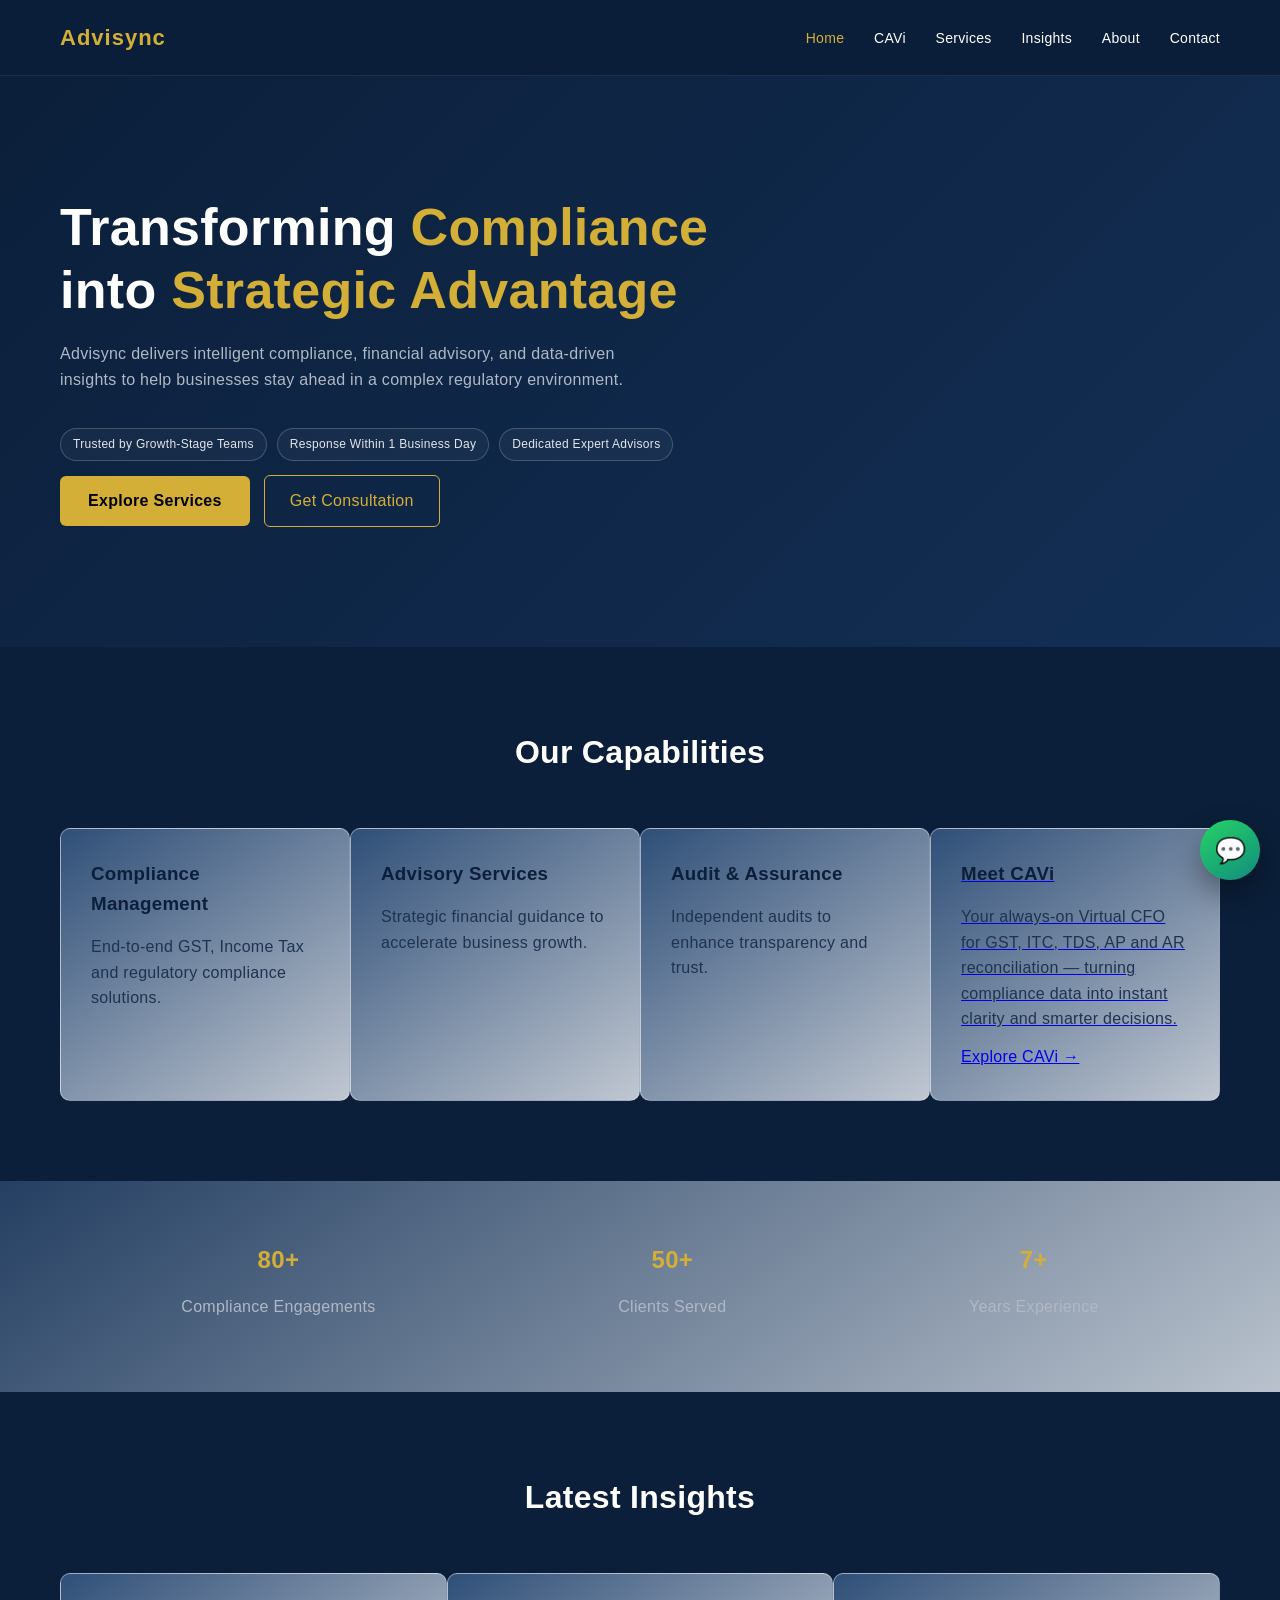
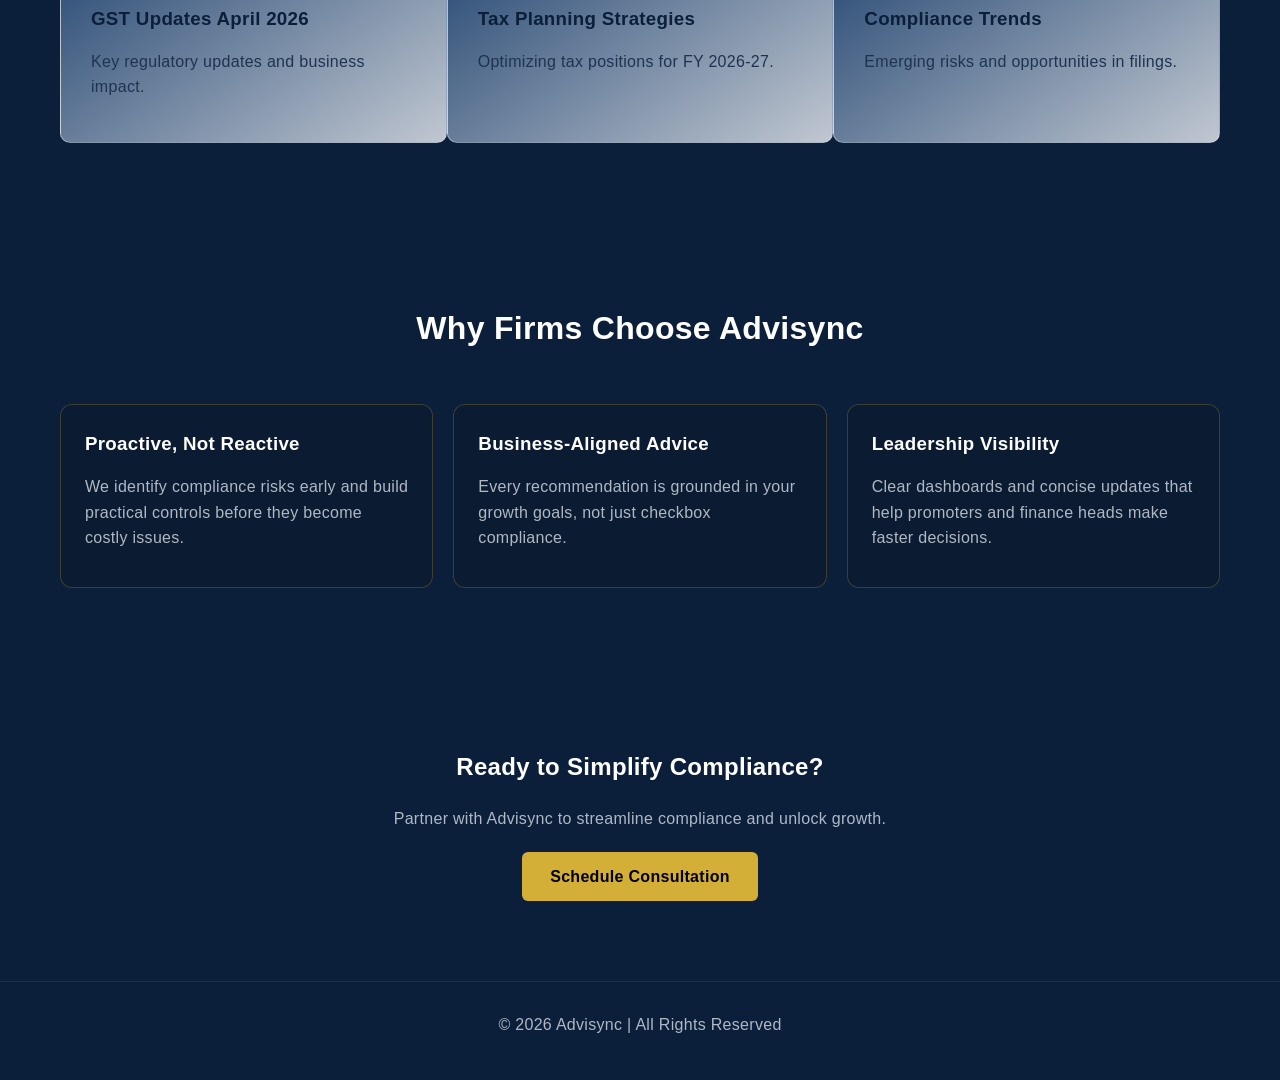
<file: index.html>
<!DOCTYPE html>
<html lang="en">
<head>
    <meta charset="UTF-8">
    <meta name="viewport" content="width=device-width, initial-scale=1.0">
    <title>advisync | CAVi Tool for GST, ITC, TDS, AP & AR Reconciliation</title>

    <meta name="description" content="Advisync offers CAVi, an automation-first GST tool for ITC reconciliation, TDS reconciliation, accounts payable reconciliation, and accounts receivables reconciliation.">
    <meta name="keywords" content="CAVi, CAVi Tool, GST Tool, GST Automation Tool, ITC Reconciliation, TDS reconciliation, Accounts Payable Reconciliation, Accounts Receivables Reconciliation">
    <meta name="robots" content="index, follow">
    <link rel="canonical" href="https://advisync.in/index.html">
    <meta property="og:title" content="advisync | CAVi Tool for GST, ITC, TDS, AP & AR Reconciliation">
    <meta property="og:description" content="Advisync offers CAVi, an automation-first GST tool for ITC reconciliation, TDS reconciliation, accounts payable reconciliation, and accounts receivables reconciliation.">
    <meta property="og:type" content="website">
    <meta property="og:url" content="https://advisync.in/index.html">
    <meta name="twitter:card" content="summary">
    <script type="application/ld+json">
    {
      "@context": "https://schema.org",
      "@type": "WebPage",
      "name": "advisync | CAVi Tool for GST, ITC, TDS, AP & AR Reconciliation",
      "url": "https://advisync.in/index.html",
      "description": "Advisync offers CAVi, an automation-first GST tool for ITC reconciliation, TDS reconciliation, accounts payable reconciliation, and accounts receivables reconciliation.",
      "keywords": ["CAVi", "CAVi Tool", "GST Tool", "GST Automation Tool", "ITC Reconciliation", "TDS reconciliation", "Accounts Payable Reconciliation", "Accounts Receivables Reconciliation"]
    }
    </script>

    <link rel="stylesheet" href="/styles.css">

    
</head>

<body>

<header>
    <div class="logo">Advisync</div>
    <button type="button" class="nav-toggle" id="navToggle" aria-label="Toggle navigation" aria-expanded="false">☰</button>
    <nav>
        <a href="index.html">Home</a>
        <a href="cavi.html">CAVi</a>
        <a href="services.html">Services</a>
        <a href="insights.html">Insights</a>
        <a href="about.html">About</a>
        <a href="contact.html">Contact</a>
    </nav>
</header>

<!-- HERO -->
<section class="hero fade-in">
    <h1>
        Transforming <span>Compliance</span> into 
        <span>Strategic Advantage</span>
    </h1>
    <p>
        Advisync delivers intelligent compliance, financial advisory, and 
        data-driven insights to help businesses stay ahead in a complex 
        regulatory environment.
    </p>

    <div class="hero-buttons">
        <div class="trust-pills">
            <span>Trusted by Growth-Stage Teams</span>
            <span>Response Within 1 Business Day</span>
            <span>Dedicated Expert Advisors</span>
        </div>
        <a href="services.html" class="btn">Explore Services</a>
        <a href="contact.html" class="btn-outline">Get Consultation</a>
    </div>
</section>

<!-- SERVICES PREVIEW -->
<section class="section fade-in">
    <h2 class="section-title">Our Capabilities</h2>

    <div class="grid-3">

        <div class="card">
            <h3>Compliance Management</h3>
            <p>End-to-end GST, Income Tax and regulatory compliance solutions.</p>
        </div>

        <div class="card">
            <h3>Advisory Services</h3>
            <p>Strategic financial guidance to accelerate business growth.</p>
        </div>

        <div class="card">
            <h3>Audit & Assurance</h3>
            <p>Independent audits to enhance transparency and trust.</p>
        </div>

        <a class="card card-link" href="cavi.html" aria-label="Learn more about CAVi">
            <h3>Meet CAVi</h3>
            <p>Your always-on Virtual CFO for GST, ITC, TDS, AP and AR reconciliation — turning compliance data into instant clarity and smarter decisions.</p>
            <span>Explore CAVi →</span>
        </a>

    </div>
</section>

<!-- STATS -->
<section class="section-dark fade-in">
    <div class="stats">
        <div>
            <h2>80+</h2>
            <p>Compliance Engagements</p>
        </div>

        <div>
            <h2>50+</h2>
            <p>Clients Served</p>
        </div>

        <div>
            <h2>7+</h2>
            <p>Years Experience</p>
        </div>
    </div>
</section>

<!-- INSIGHTS -->
<section class="section fade-in">
    <h2 class="section-title">Latest Insights</h2>

    <div class="grid-3">

        <div class="card">
            <h3>GST Updates April 2026</h3>
            <p>Key regulatory updates and business impact.</p>
        </div>

        <div class="card">
            <h3>Tax Planning Strategies</h3>
            <p>Optimizing tax positions for FY 2026-27.</p>
        </div>

        <div class="card">
            <h3>Compliance Trends</h3>
            <p>Emerging risks and opportunities in filings.</p>
        </div>

    </div>
</section>

<!-- WHY ADVISYNC -->
<section class="section fade-in">
    <h2 class="section-title">Why Firms Choose Advisync</h2>
    <div class="value-grid">
        <div class="value-item">
            <h3>Proactive, Not Reactive</h3>
            <p>We identify compliance risks early and build practical controls before they become costly issues.</p>
        </div>
        <div class="value-item">
            <h3>Business-Aligned Advice</h3>
            <p>Every recommendation is grounded in your growth goals, not just checkbox compliance.</p>
        </div>
        <div class="value-item">
            <h3>Leadership Visibility</h3>
            <p>Clear dashboards and concise updates that help promoters and finance heads make faster decisions.</p>
        </div>
    </div>
</section>

<!-- CTA -->
<section class="cta fade-in">
    <h2>Ready to Simplify Compliance?</h2>
    <p style="margin:20px 0;">
        Partner with Advisync to streamline compliance and unlock growth.
    </p>
    <a href="contact.html" class="btn">Schedule Consultation</a>
</section>
<footer>
    <p>© 2026 Advisync | All Rights Reserved</p>
</footer>
<div class="chatbot-container">
    <div class="chatbot-box" id="chatbox" aria-live="polite">
        <div class="chat-header">
            <div class="chat-profile">
                <div class="chat-avatar" aria-hidden="true">A</div>
                <div>
                    <span>CAVi - Your Virtual Assistant</span>
                    <small>Online • typically replies instantly</small>
                </div>
            </div>
            <button type="button" class="chat-close" onclick="toggleChat()" aria-label="Close chat">×</button>
        </div>

        <div class="chat-body" id="chatBody">
            <div class="bot-message">Hi 👋 I’m your CAVi - Your Virtual Assistant. How can I help you today?</div>
        </div>

        <div class="chat-input">
            <input type="text" id="userInput" placeholder="Type a message" aria-label="Type your message to CAVi - Your Virtual Assistant">
            <button type="button" onclick="sendMessage()" aria-label="Send message">➤</button>
        </div>
    </div>

    <button type="button" class="chat-launcher" onclick="toggleChat()" aria-label="Open CAVi - Your Virtual Assistant chat">
        💬
    </button>
</div>
<script src="/script.js"></script>
</body>

</html>
</file>
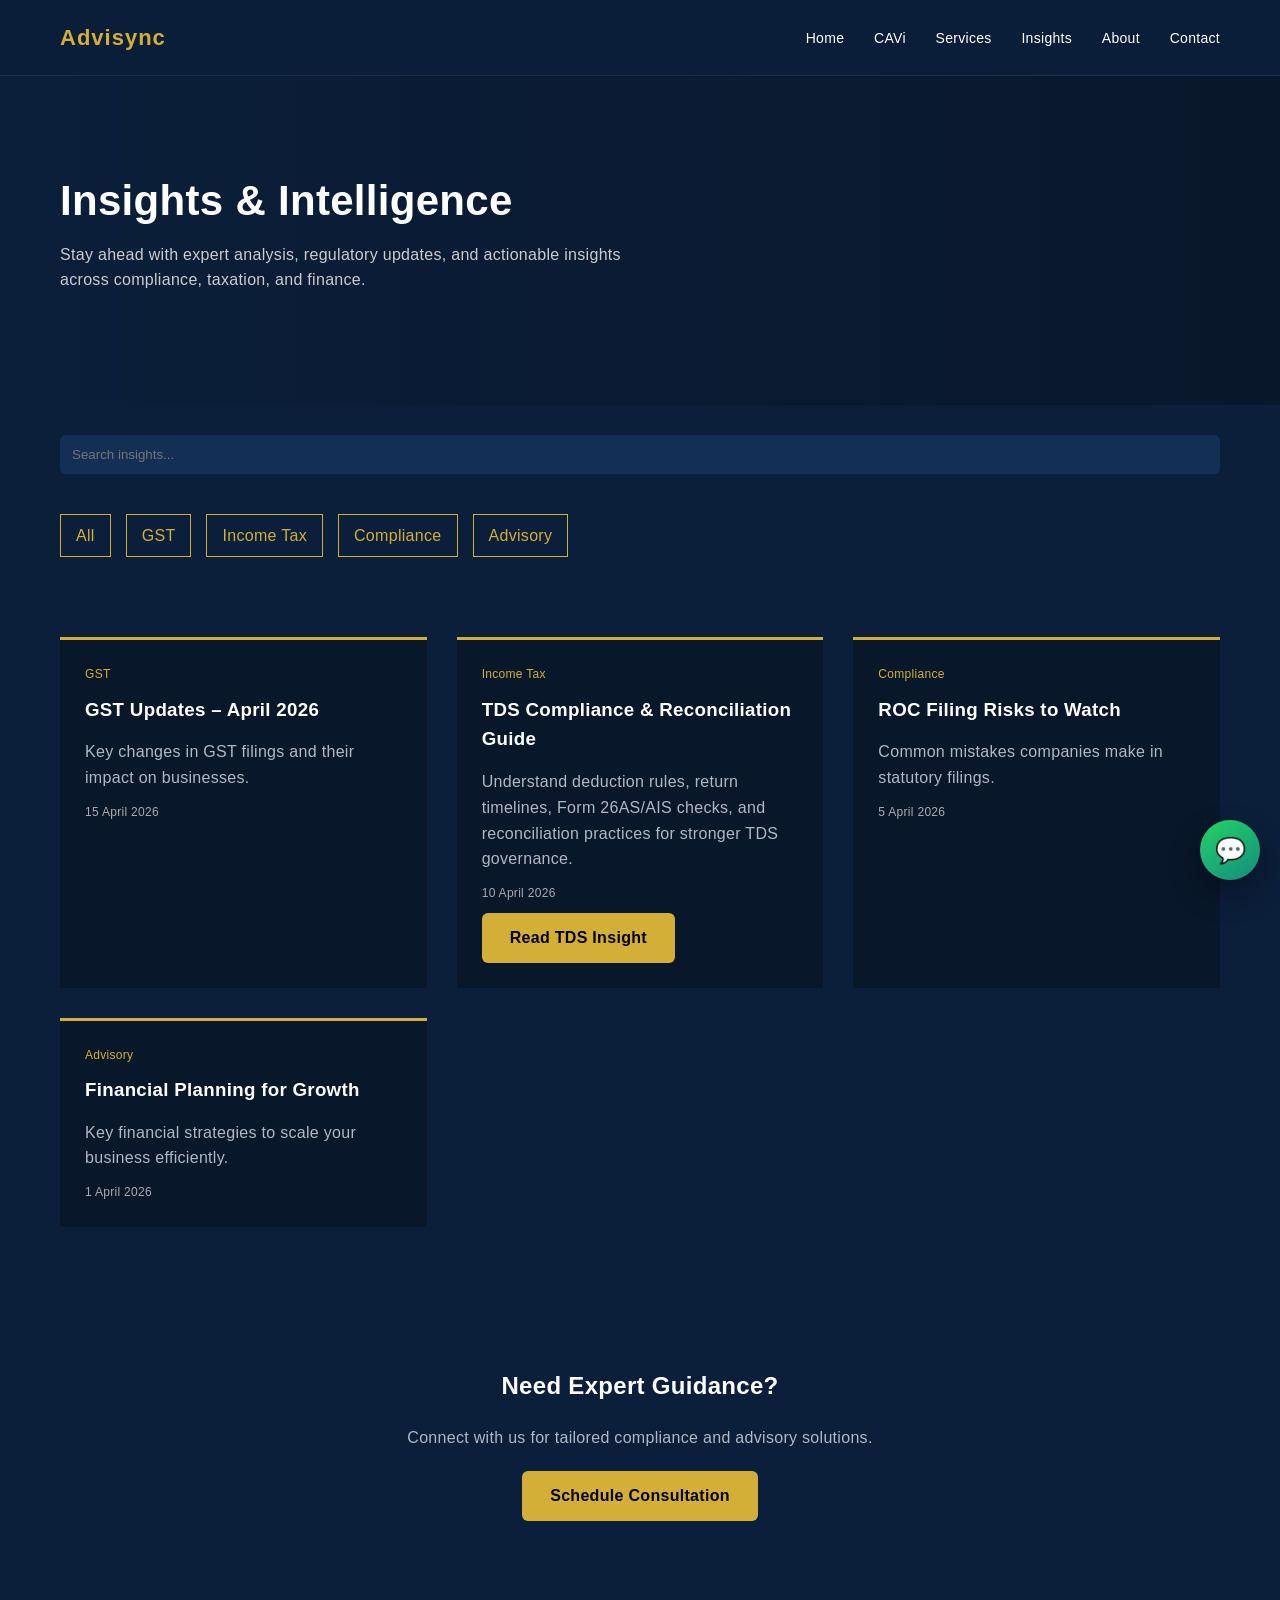
<file: insights/index.html>
<!DOCTYPE html>
<html lang="en">
<head>
    <meta charset="UTF-8">
    <meta name="viewport" content="width=device-width, initial-scale=1.0">
    <title>Insights | Advisync</title>

    <link rel="stylesheet" href="/styles.css">

    <style>
        .hero {
            padding: 100px 60px;
            background: linear-gradient(to right, #0B1F3A, #09172b);
        }

        .hero h1 {
            font-size: 42px;
        }

        .hero p {
            margin-top: 15px;
            color: #ccc;
            max-width: 600px;
        }

        .filters {
            padding: 20px 60px;
            display: flex;
            gap: 15px;
            flex-wrap: wrap;
        }

        .filter-btn {
            padding: 8px 15px;
            border: 1px solid #D4AF37;
            color: #D4AF37;
            cursor: pointer;
        }

        .insights-container {
            padding: 60px;
            display: grid;
            grid-template-columns: repeat(auto-fit, minmax(320px, 1fr));
            gap: 30px;
        }

        .insight-card {
            background: #09172b;
            padding: 25px;
            border-top: 3px solid #D4AF37;
            transition: 0.3s;
            min-height: 100%;
        }

        .insight-card:hover {
            transform: translateY(-8px);
        }

        .insight-card .btn {
            margin-top: 10px;
        }

        .tag {
            font-size: 12px;
            color: #D4AF37;
            margin-bottom: 10px;
        }

        .date {
            font-size: 12px;
            color: #aaa;
            margin-top: 10px;
        }

        .search-box {
            padding: 20px 60px;
        }

        .search-box input {
            width: 100%;
            padding: 12px;
        }
    </style>
</head>

<body>

<header>
    <div class="logo">Advisync</div>
    <button type="button" class="nav-toggle" id="navToggle" aria-label="Toggle navigation" aria-expanded="false">☰</button>
    <nav>
        <a href="/index.html">Home</a>
        <a href="/cavi.html">CAVi</a>
        <a href="/services.html">Services</a>
        <a href="/insights/">Insights</a>
        <a href="/about.html">About</a>
        <a href="/contact.html">Contact</a>
    </nav>
</header>

<!-- HERO -->
<section class="hero">
    <h1>Insights & Intelligence</h1>
    <p>
        Stay ahead with expert analysis, regulatory updates, and actionable insights
        across compliance, taxation, and finance.
    </p>
</section>

<!-- SEARCH -->
<div class="search-box">
    <input type="text" placeholder="Search insights...">
</div>

<!-- FILTERS -->
<div class="filters">
    <div class="filter-btn">All</div>
    <div class="filter-btn">GST</div>
    <div class="filter-btn">Income Tax</div>
    <div class="filter-btn">Compliance</div>
    <div class="filter-btn">Advisory</div>
</div>

<!-- INSIGHTS GRID -->
<section class="insights-container">

    <div class="insight-card fade-in">
        <div class="tag">GST</div>
        <h3>GST Updates – April 2026</h3>
        <p>Key changes in GST filings and their impact on businesses.</p>
        <div class="date">15 April 2026</div>
    </div>

    <div class="insight-card fade-in">
        <div class="tag">Income Tax</div>
        <h3>TDS Compliance & Reconciliation Guide</h3>
        <p>Understand deduction rules, return timelines, Form 26AS/AIS checks, and reconciliation practices for stronger TDS governance.</p>
        <div class="date">10 April 2026</div>
        <a href="/insights/income-tax/tds/" class="btn">Read TDS Insight</a>
    </div>

    <div class="insight-card fade-in">
        <div class="tag">Compliance</div>
        <h3>ROC Filing Risks to Watch</h3>
        <p>Common mistakes companies make in statutory filings.</p>
        <div class="date">5 April 2026</div>
    </div>

    <div class="insight-card fade-in">
        <div class="tag">Advisory</div>
        <h3>Financial Planning for Growth</h3>
        <p>Key financial strategies to scale your business efficiently.</p>
        <div class="date">1 April 2026</div>
    </div>

</section>

<!-- CTA -->
<section class="section" style="text-align:center;">
    <h2>Need Expert Guidance?</h2>
    <p style="margin:20px 0;">
        Connect with us for tailored compliance and advisory solutions.
    </p>
    <a href="/contact.html" class="btn">Schedule Consultation</a>
</section>

<script src="/script.js"></script>
</body>
</html>
</file>
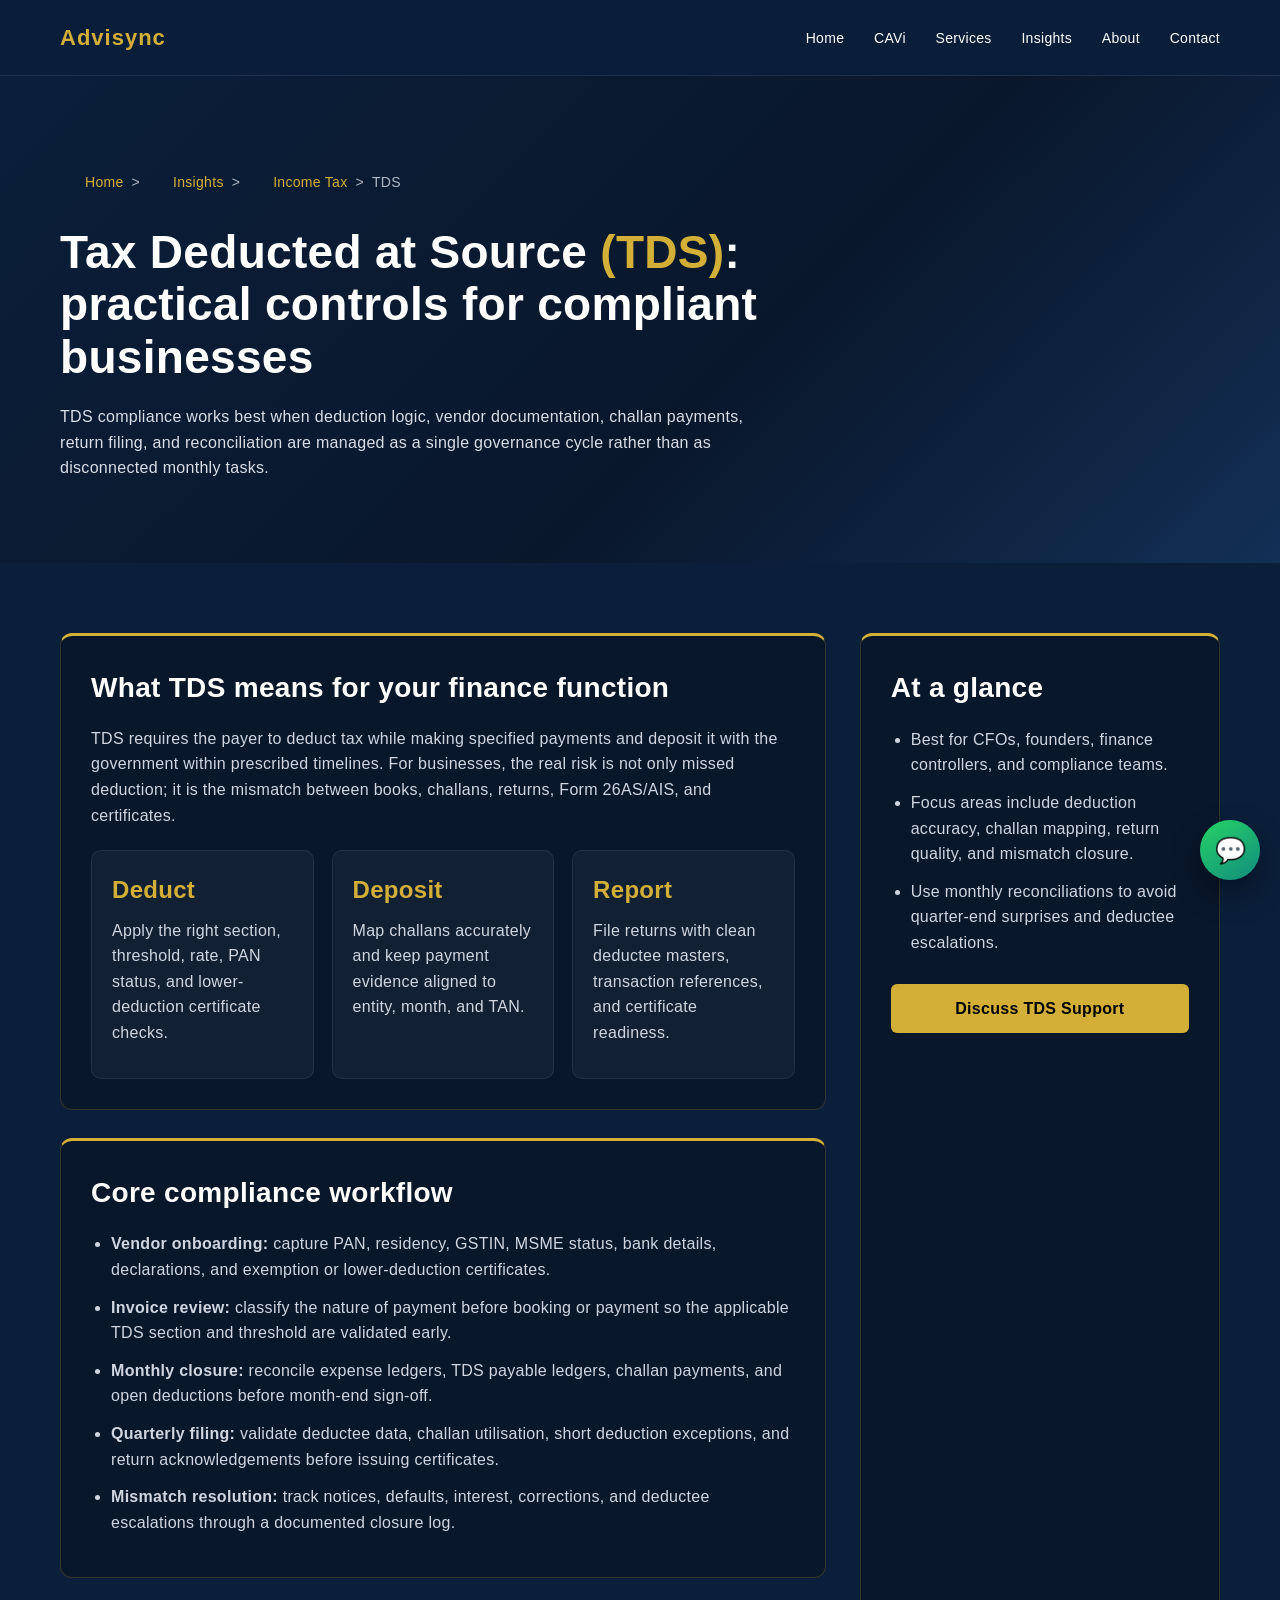
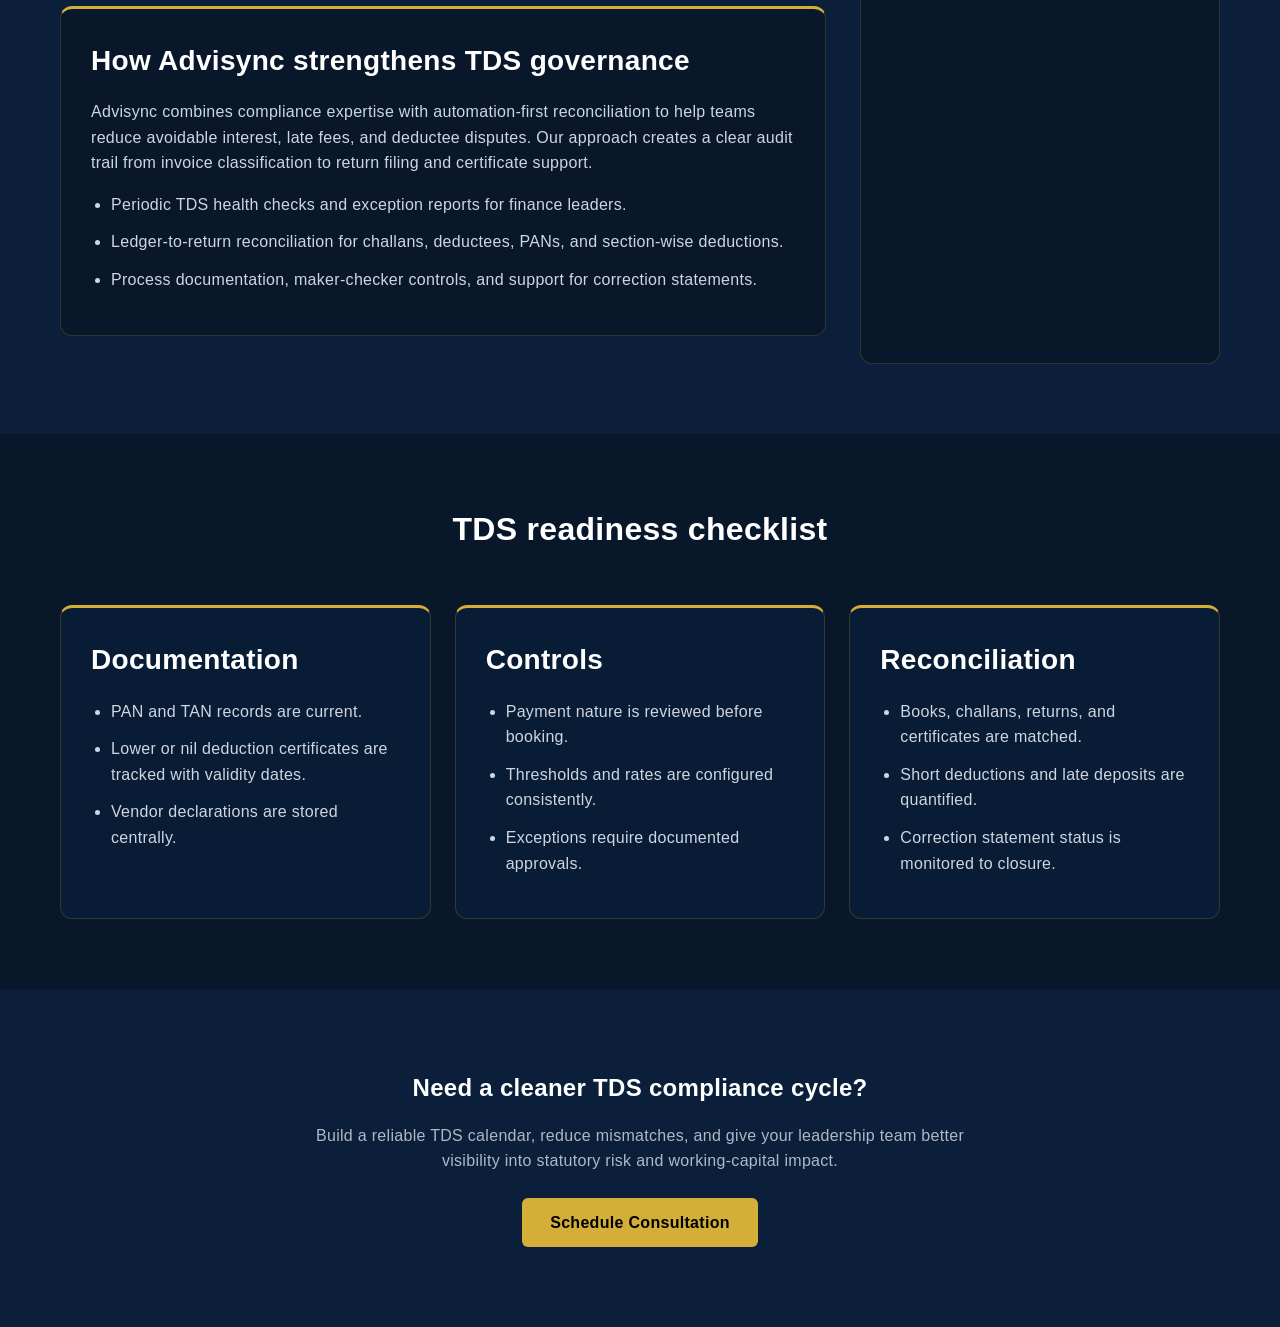
<file: insights/income-tax/tds/index.html>
<!DOCTYPE html>
<html lang="en">
<head>
    <meta charset="UTF-8">
    <meta name="viewport" content="width=device-width, initial-scale=1.0">
    <title>TDS Insights | Income Tax | Advisync</title>
    <meta name="description" content="Professional TDS insight covering deduction controls, return timelines, reconciliation, certificates, and governance for Indian businesses.">

    <link rel="stylesheet" href="/styles.css">

    <style>
        .tds-hero {
            padding: 95px 60px 70px;
            background: linear-gradient(135deg, #0B1F3A 0%, #09172b 58%, #132f55 100%);
        }

        .breadcrumb {
            display: flex;
            flex-wrap: wrap;
            gap: 8px;
            margin-bottom: 32px;
            color: #c0c7d1;
            font-size: 14px;
        }

        .breadcrumb a {
            color: #D4AF37;
            text-decoration: none;
        }

        .breadcrumb a:hover {
            text-decoration: underline;
        }

        .breadcrumb span {
            color: #b0b8c5;
        }

        .tds-hero h1 {
            max-width: 820px;
            font-size: 46px;
            line-height: 1.15;
        }

        .tds-hero h1 span {
            color: #D4AF37;
        }

        .tds-hero p {
            max-width: 720px;
            color: #d9dee7;
            margin-top: 20px;
        }

        .tds-layout {
            display: grid;
            grid-template-columns: minmax(0, 1.7fr) minmax(280px, 0.8fr);
            gap: 34px;
            padding: 70px 60px;
        }

        .content-panel,
        .summary-panel,
        .checklist-card {
            background: #09172b;
            border: 1px solid rgba(212, 175, 55, 0.2);
            border-top: 3px solid #D4AF37;
            border-radius: 12px;
            padding: 30px;
        }

        .content-panel {
            margin-bottom: 28px;
        }

        .content-panel h2,
        .summary-panel h2,
        .checklist-card h2 {
            color: #ffffff;
            font-size: 28px;
        }

        .content-panel p,
        .content-panel li,
        .summary-panel li,
        .checklist-card li {
            color: #cfd6e1;
        }

        .content-panel ul,
        .summary-panel ul,
        .checklist-card ul {
            padding-left: 20px;
            margin-top: 16px;
        }

        .content-panel li,
        .summary-panel li,
        .checklist-card li {
            margin-bottom: 12px;
        }

        .metric-grid {
            display: grid;
            grid-template-columns: repeat(auto-fit, minmax(190px, 1fr));
            gap: 18px;
            margin-top: 22px;
        }

        .metric-card {
            padding: 20px;
            border-radius: 10px;
            background: rgba(255,255,255,0.04);
            border: 1px solid rgba(255,255,255,0.08);
        }

        .metric-card strong {
            display: block;
            color: #D4AF37;
            font-size: 24px;
            margin-bottom: 8px;
        }

        .summary-panel {
            position: sticky;
            top: 105px;
        }

        .summary-panel .btn {
            margin-top: 16px;
            width: 100%;
            text-align: center;
        }

        .section-band {
            padding: 70px 60px;
            background: #09172b;
        }

        .checklist-grid {
            display: grid;
            grid-template-columns: repeat(auto-fit, minmax(250px, 1fr));
            gap: 24px;
            margin-top: 28px;
        }

        .checklist-card {
            background: rgba(11, 31, 58, 0.72);
            min-height: 100%;
        }

        .cta-section {
            padding: 80px 60px;
            text-align: center;
        }

        .cta-section p {
            max-width: 680px;
            margin: 0 auto 24px;
        }

        @media (max-width: 900px) {
            .tds-layout {
                grid-template-columns: 1fr;
            }

            .summary-panel {
                position: static;
            }
        }

        @media (max-width: 768px) {
            .tds-hero,
            .tds-layout,
            .section-band,
            .cta-section {
                padding-left: 24px;
                padding-right: 24px;
            }

            .tds-hero h1 {
                font-size: 36px;
            }
        }
    </style>
</head>

<body>
<header>
    <div class="logo">Advisync</div>
    <button type="button" class="nav-toggle" id="navToggle" aria-label="Toggle navigation" aria-expanded="false">☰</button>
    <nav>
        <a href="/index.html">Home</a>
        <a href="/cavi.html">CAVi</a>
        <a href="/services.html">Services</a>
        <a href="/insights/">Insights</a>
        <a href="/about.html">About</a>
        <a href="/contact.html">Contact</a>
    </nav>
</header>

<section class="tds-hero">
    <nav class="breadcrumb" aria-label="Breadcrumb">
        <a href="/index.html">Home</a>
        <span aria-hidden="true">&gt;</span>
        <a href="/insights/">Insights</a>
        <span aria-hidden="true">&gt;</span>
        <a href="/insights/">Income Tax</a>
        <span aria-hidden="true">&gt;</span>
        <span>TDS</span>
    </nav>

    <h1>Tax Deducted at Source <span>(TDS)</span>: practical controls for compliant businesses</h1>
    <p>
        TDS compliance works best when deduction logic, vendor documentation, challan payments,
        return filing, and reconciliation are managed as a single governance cycle rather than as
        disconnected monthly tasks.
    </p>
</section>

<main>
    <section class="tds-layout">
        <div>
            <article class="content-panel fade-in">
                <h2>What TDS means for your finance function</h2>
                <p>
                    TDS requires the payer to deduct tax while making specified payments and deposit it with the
                    government within prescribed timelines. For businesses, the real risk is not only missed
                    deduction; it is the mismatch between books, challans, returns, Form 26AS/AIS, and certificates.
                </p>
                <div class="metric-grid" aria-label="TDS focus areas">
                    <div class="metric-card">
                        <strong>Deduct</strong>
                        <p>Apply the right section, threshold, rate, PAN status, and lower-deduction certificate checks.</p>
                    </div>
                    <div class="metric-card">
                        <strong>Deposit</strong>
                        <p>Map challans accurately and keep payment evidence aligned to entity, month, and TAN.</p>
                    </div>
                    <div class="metric-card">
                        <strong>Report</strong>
                        <p>File returns with clean deductee masters, transaction references, and certificate readiness.</p>
                    </div>
                </div>
            </article>

            <article class="content-panel fade-in">
                <h2>Core compliance workflow</h2>
                <ul>
                    <li><strong>Vendor onboarding:</strong> capture PAN, residency, GSTIN, MSME status, bank details, declarations, and exemption or lower-deduction certificates.</li>
                    <li><strong>Invoice review:</strong> classify the nature of payment before booking or payment so the applicable TDS section and threshold are validated early.</li>
                    <li><strong>Monthly closure:</strong> reconcile expense ledgers, TDS payable ledgers, challan payments, and open deductions before month-end sign-off.</li>
                    <li><strong>Quarterly filing:</strong> validate deductee data, challan utilisation, short deduction exceptions, and return acknowledgements before issuing certificates.</li>
                    <li><strong>Mismatch resolution:</strong> track notices, defaults, interest, corrections, and deductee escalations through a documented closure log.</li>
                </ul>
            </article>

            <article class="content-panel fade-in">
                <h2>How Advisync strengthens TDS governance</h2>
                <p>
                    Advisync combines compliance expertise with automation-first reconciliation to help teams
                    reduce avoidable interest, late fees, and deductee disputes. Our approach creates a clear audit
                    trail from invoice classification to return filing and certificate support.
                </p>
                <ul>
                    <li>Periodic TDS health checks and exception reports for finance leaders.</li>
                    <li>Ledger-to-return reconciliation for challans, deductees, PANs, and section-wise deductions.</li>
                    <li>Process documentation, maker-checker controls, and support for correction statements.</li>
                </ul>
            </article>
        </div>

        <aside class="summary-panel fade-in" aria-label="TDS summary">
            <h2>At a glance</h2>
            <ul>
                <li>Best for CFOs, founders, finance controllers, and compliance teams.</li>
                <li>Focus areas include deduction accuracy, challan mapping, return quality, and mismatch closure.</li>
                <li>Use monthly reconciliations to avoid quarter-end surprises and deductee escalations.</li>
            </ul>
            <a href="/contact.html" class="btn">Discuss TDS Support</a>
        </aside>
    </section>

    <section class="section-band">
        <h2 class="section-title">TDS readiness checklist</h2>
        <div class="checklist-grid">
            <div class="checklist-card fade-in">
                <h2>Documentation</h2>
                <ul>
                    <li>PAN and TAN records are current.</li>
                    <li>Lower or nil deduction certificates are tracked with validity dates.</li>
                    <li>Vendor declarations are stored centrally.</li>
                </ul>
            </div>
            <div class="checklist-card fade-in">
                <h2>Controls</h2>
                <ul>
                    <li>Payment nature is reviewed before booking.</li>
                    <li>Thresholds and rates are configured consistently.</li>
                    <li>Exceptions require documented approvals.</li>
                </ul>
            </div>
            <div class="checklist-card fade-in">
                <h2>Reconciliation</h2>
                <ul>
                    <li>Books, challans, returns, and certificates are matched.</li>
                    <li>Short deductions and late deposits are quantified.</li>
                    <li>Correction statement status is monitored to closure.</li>
                </ul>
            </div>
        </div>
    </section>
</main>

<section class="cta-section">
    <h2>Need a cleaner TDS compliance cycle?</h2>
    <p>
        Build a reliable TDS calendar, reduce mismatches, and give your leadership team better visibility into
        statutory risk and working-capital impact.
    </p>
    <a href="/contact.html" class="btn">Schedule Consultation</a>
</section>

<script src="/script.js"></script>
</body>
</html>
</file>
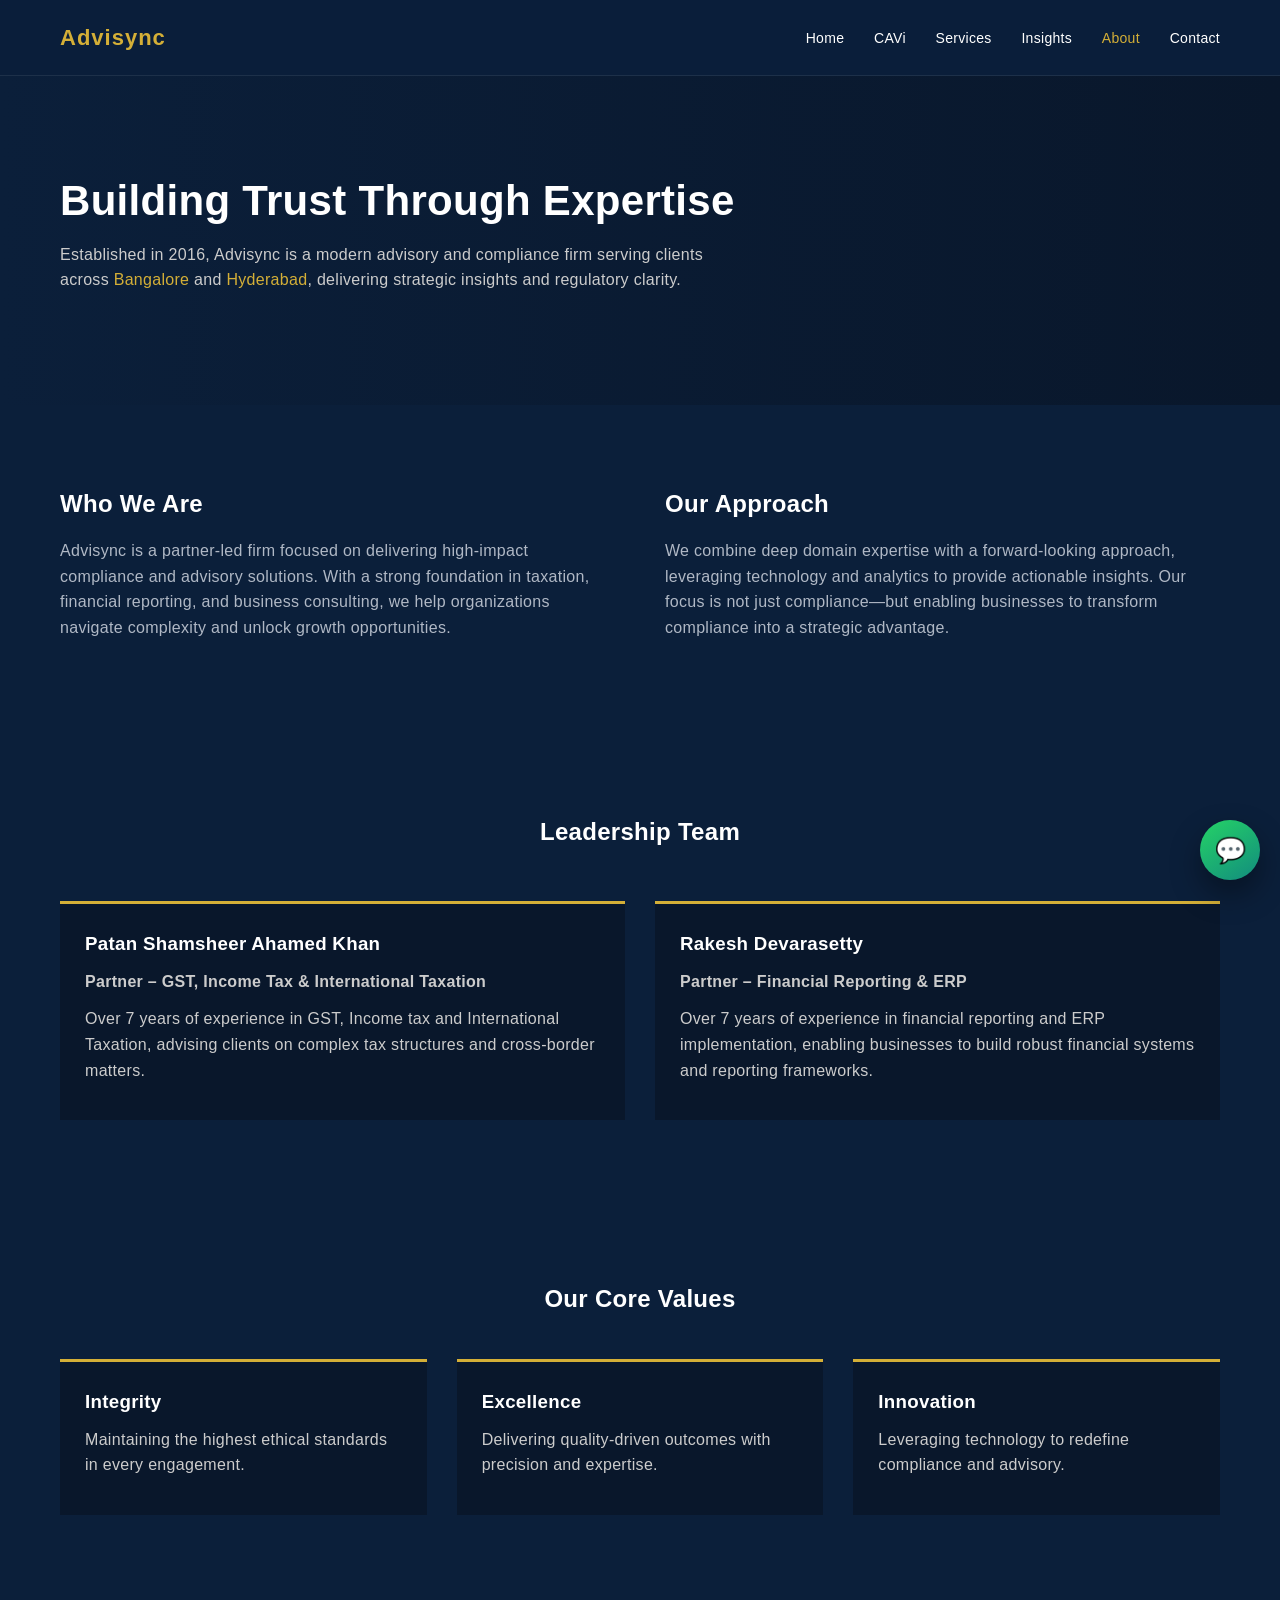
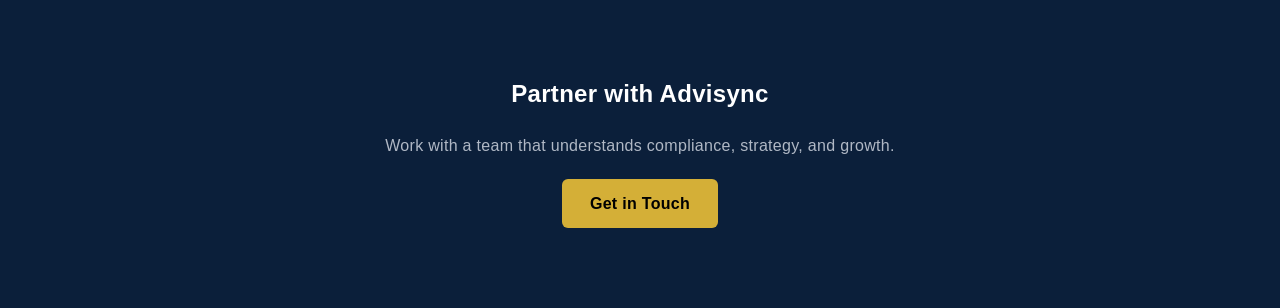
<file: about.html>
<!DOCTYPE html>
<html lang="en">
<head>
    <meta charset="UTF-8">
    <meta name="viewport" content="width=device-width, initial-scale=1.0">
    <title>About Us | Advisync</title>

    <link rel="stylesheet" href="/styles.css">

    <style>
        .hero {
            padding: 100px 60px;
            background: linear-gradient(to right, #0B1F3A, #09172b);
        }

        .hero h1 {
            font-size: 42px;
        }

        .hero p {
            margin-top: 15px;
            max-width: 650px;
            color: #ccc;
        }

        .section {
            padding: 80px 60px;
        }

        .two-column {
            display: grid;
            grid-template-columns: 1fr 1fr;
            gap: 50px;
        }

        .partners {
            display: grid;
            grid-template-columns: repeat(auto-fit, minmax(280px, 1fr));
            gap: 30px;
        }

        .partner-card {
            background: #09172b;
            padding: 25px;
            border-top: 3px solid #D4AF37;
            transition: 0.3s;
        }

        .partner-card:hover {
            transform: translateY(-8px);
        }

        .partner-card h3 {
            margin-bottom: 10px;
        }

        .partner-card p {
            color: #ccc;
        }

        .highlight {
            color: #D4AF37;
        }

    </style>
</head>

<body>

<header>
    <div class="logo">Advisync</div>
    <button type="button" class="nav-toggle" id="navToggle" aria-label="Toggle navigation" aria-expanded="false">☰</button>
    <nav>
        <a href="index.html">Home</a>
        <a href="cavi.html">CAVi</a>
        <a href="services.html">Services</a>
        <a href="insights.html">Insights</a>
        <a href="about.html">About</a>
        <a href="contact.html">Contact</a>
    </nav>
</header>

<!-- HERO -->
<section class="hero">
    <h1>Building Trust Through Expertise</h1>
    <p>
        Established in 2016, Advisync is a modern advisory and compliance firm 
        serving clients across <span class="highlight">Bangalore</span> and 
        <span class="highlight">Hyderabad</span>, delivering strategic insights 
        and regulatory clarity.
    </p>
</section>

<!-- WHO WE ARE -->
<section class="section two-column fade-in">
    <div>
        <h2>Who We Are</h2>
        <p>
            Advisync is a partner-led firm focused on delivering high-impact 
            compliance and advisory solutions. With a strong foundation in 
            taxation, financial reporting, and business consulting, we help 
            organizations navigate complexity and unlock growth opportunities.
        </p>
    </div>

    <div>
        <h2>Our Approach</h2>
        <p>
            We combine deep domain expertise with a forward-looking approach, 
            leveraging technology and analytics to provide actionable insights. 
            Our focus is not just compliance—but enabling businesses to 
            transform compliance into a strategic advantage.
        </p>
    </div>
</section>

<!-- PARTNERS -->
<section class="section">
    <h2 style="text-align:center; margin-bottom:50px;">Leadership Team</h2>

    <div class="partners">

        <div class="partner-card fade-in">
            <h3>Patan Shamsheer Ahamed Khan</h3>
            <p><strong>Partner – GST, Income Tax & International Taxation</strong></p>
            <p>
                Over 7 years of experience in GST, Income tax and International Taxation, 
                advising clients on complex tax structures and cross-border matters.
            </p>
        </div>

        <div class="partner-card fade-in">
            <h3>Rakesh Devarasetty</h3>
            <p><strong>Partner – Financial Reporting & ERP</strong></p>
            <p>
                Over 7 years of experience in financial reporting and ERP implementation, 
                enabling businesses to build robust financial systems and reporting frameworks.
            </p>
        </div>

    </div>
</section>

<!-- VALUES -->
<section class="section fade-in">
    <h2 style="text-align:center; margin-bottom:40px;">Our Core Values</h2>

    <div class="partners">

        <div class="partner-card">
            <h3>Integrity</h3>
            <p>Maintaining the highest ethical standards in every engagement.</p>
        </div>

        <div class="partner-card">
            <h3>Excellence</h3>
            <p>Delivering quality-driven outcomes with precision and expertise.</p>
        </div>

        <div class="partner-card">
            <h3>Innovation</h3>
            <p>Leveraging technology to redefine compliance and advisory.</p>
        </div>

    </div>
</section>

<!-- CTA -->
<section class="section" style="text-align:center;">
    <h2>Partner with Advisync</h2>
    <p style="margin:20px 0;">
        Work with a team that understands compliance, strategy, and growth.
    </p>
    <a href="contact.html" class="btn">Get in Touch</a>
</section>

<script src="/script.js"></script>
</body>
</html>
</file>
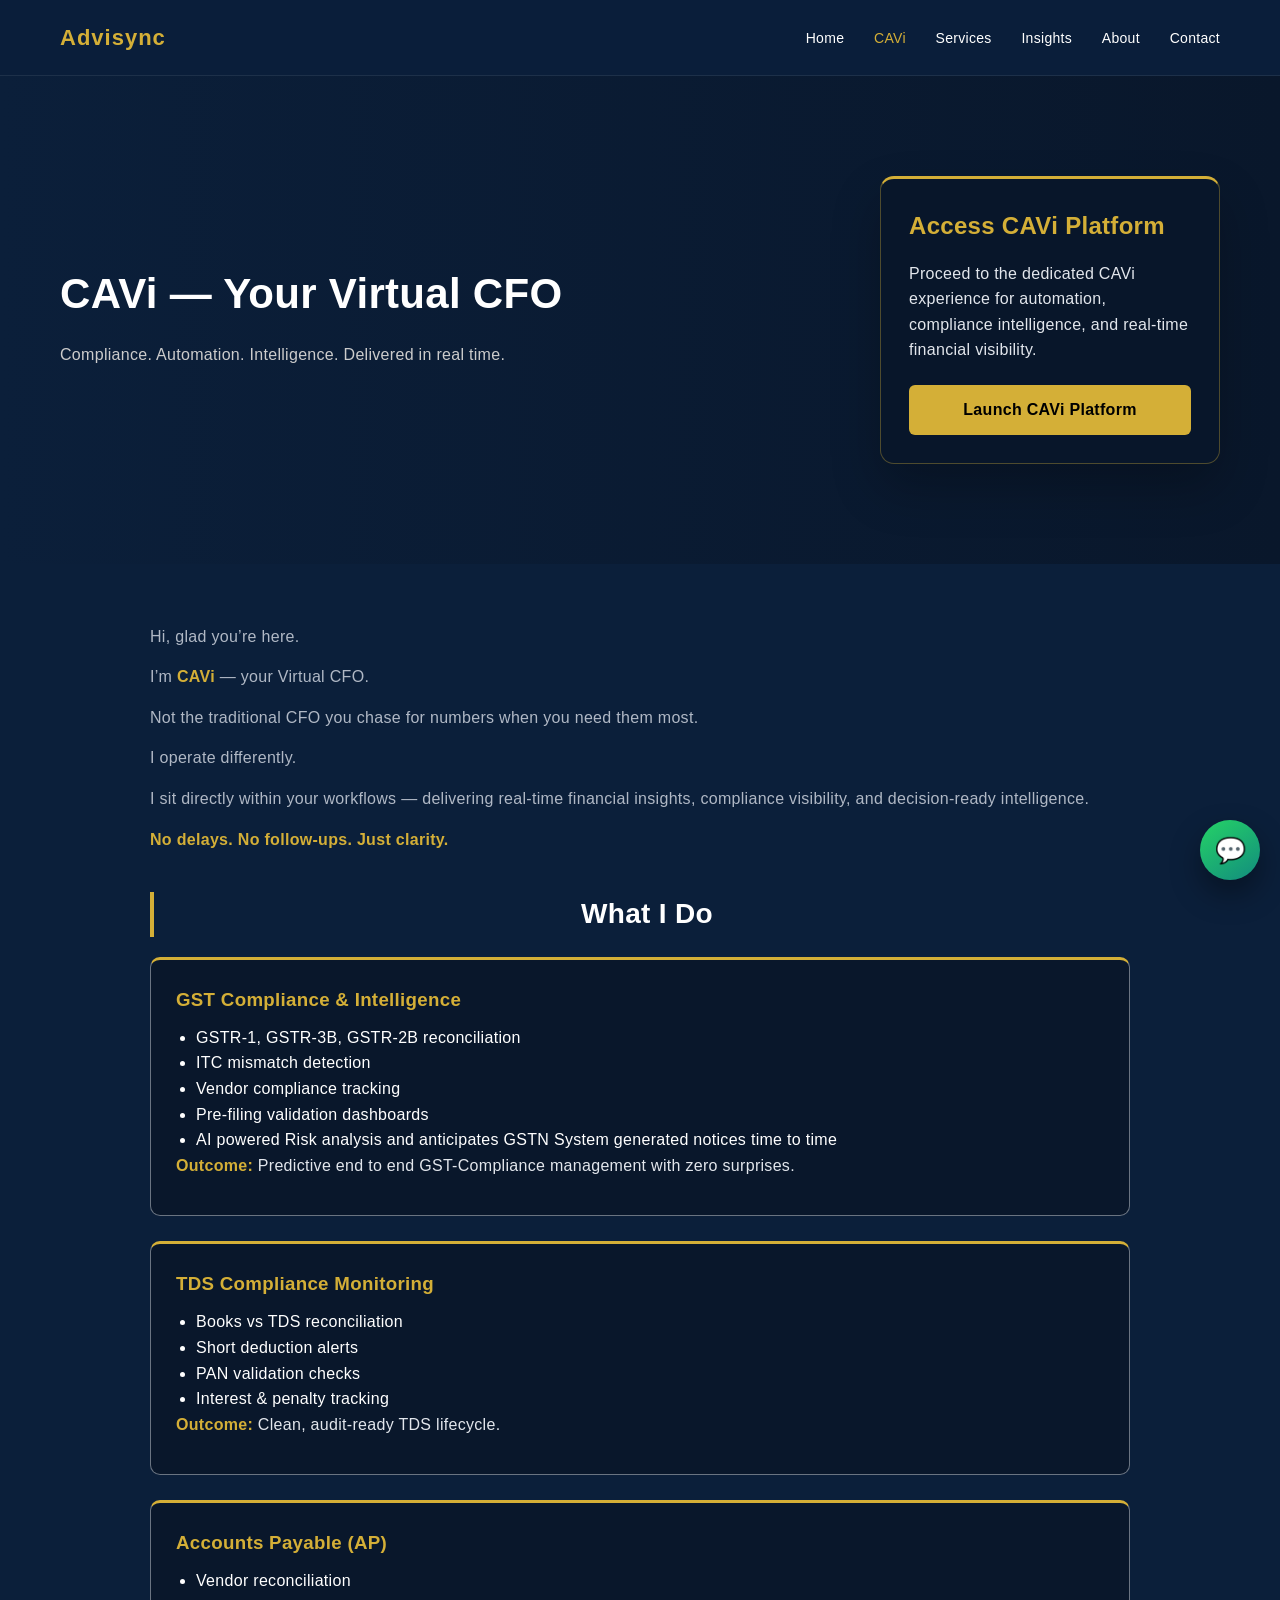
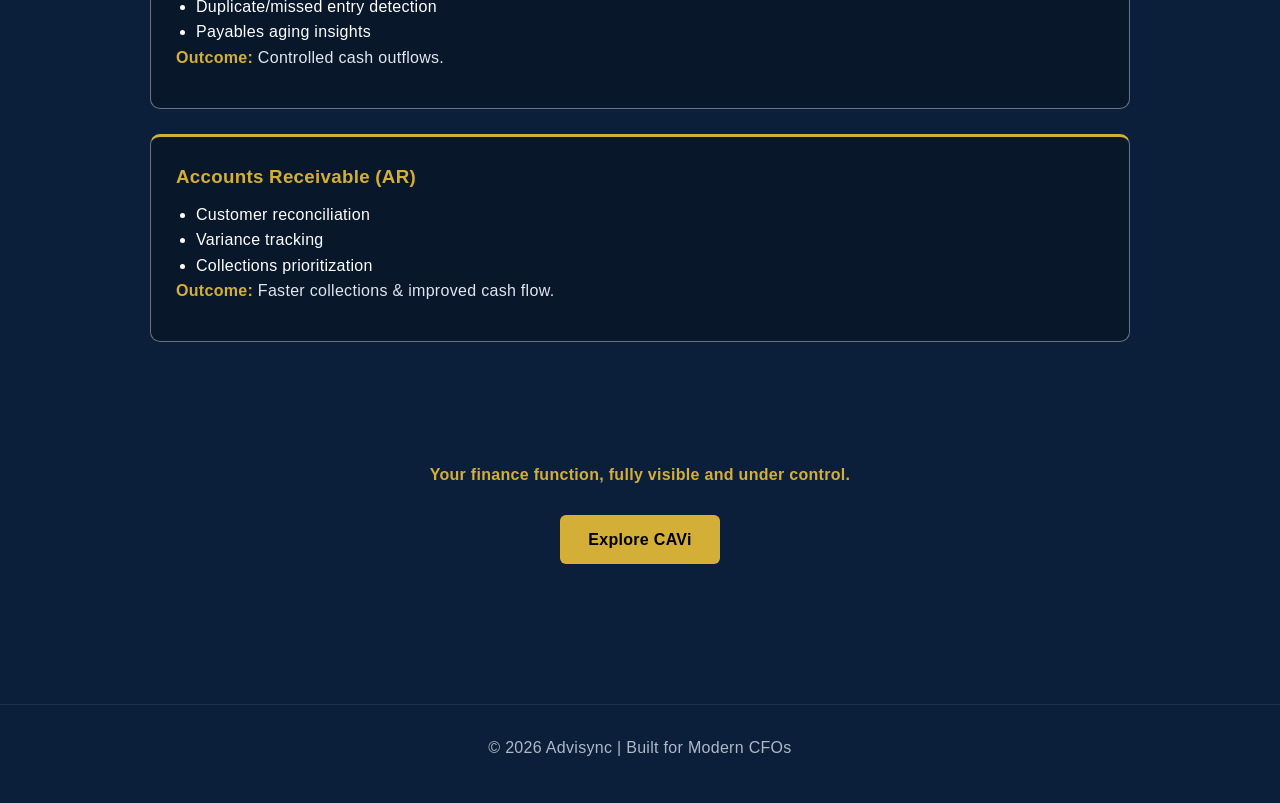
<file: cavi.html>
<!DOCTYPE html>
<html lang="en">
<head>
    <meta charset="UTF-8">
    <meta name="viewport" content="width=device-width, initial-scale=1.0">
    <title>CAVi Tool | GST Automation, ITC, TDS, AP & AR Reconciliation - Advisync</title>

    <meta name="description" content="Discover CAVi Tool by Advisync: GST automation tool for ITC reconciliation, TDS reconciliation, accounts payable reconciliation, and accounts receivables reconciliation with real-time insights.">
    <meta name="keywords" content="CAVi, CAVi Tool, GST Tool, GST Automation Tool, ITC Reconciliation, TDS reconciliation, Accounts Payable Reconciliation, Accounts Receivables Reconciliation">
    <meta name="robots" content="index, follow">
    <link rel="canonical" href="https://advisync.in/cavi.html">
    <meta property="og:title" content="CAVi Tool | GST Automation, ITC, TDS, AP & AR Reconciliation - Advisync">
    <meta property="og:description" content="Discover CAVi Tool by Advisync: GST automation tool for ITC reconciliation, TDS reconciliation, accounts payable reconciliation, and accounts receivables reconciliation with real-time insights.">
    <meta property="og:type" content="website">
    <meta property="og:url" content="https://advisync.in/cavi.html">
    <meta name="twitter:card" content="summary">
    <script type="application/ld+json">
    {
      "@context": "https://schema.org",
      "@type": "WebPage",
      "name": "CAVi Tool | GST Automation, ITC, TDS, AP & AR Reconciliation - Advisync",
      "url": "https://advisync.in/cavi.html",
      "description": "Discover CAVi Tool by Advisync: GST automation tool for ITC reconciliation, TDS reconciliation, accounts payable reconciliation, and accounts receivables reconciliation with real-time insights.",
      "keywords": ["CAVi", "CAVi Tool", "GST Tool", "GST Automation Tool", "ITC Reconciliation", "TDS reconciliation", "Accounts Payable Reconciliation", "Accounts Receivables Reconciliation"]
    }
    </script>

    <link rel="stylesheet" href="/styles.css">

    <style>
        .cavi-hero {
            display: grid;
            grid-template-columns: minmax(0, 1fr) 340px;
            gap: 40px;
            align-items: center;
            padding: 100px 60px;
            background: linear-gradient(to right, #0B1F3A, #09172b);
        }

        .cavi-hero h1 {
            font-size: 42px;
        }

        .cavi-hero p {
            color: #ccc;
            max-width: 600px;
            margin-top: 15px;
        }

        .cavi-opening-card {
            background: rgba(9, 23, 43, 0.86);
            border: 1px solid rgba(212, 175, 55, 0.35);
            border-top: 3px solid #D4AF37;
            border-radius: 14px;
            box-shadow: 0 24px 50px rgba(0, 0, 0, 0.24);
            padding: 28px;
        }

        .cavi-opening-card h2 {
            color: #D4AF37;
            font-size: 24px;
            margin-bottom: 8px;
        }

        .cavi-opening-card p {
            color: #e2e6ec;
            margin-bottom: 22px;
        }

        .cavi-opening-card .btn {
            width: 100%;
            text-align: center;
        }

        .container {
            padding: 60px;
            max-width: 1100px;
            margin: auto;
        }

        .intro p {
            margin-bottom: 15px;
        }

        .highlight {
            color: #D4AF37;
            font-weight: bold;
        }

        .section-title {
            font-size: 28px;
            margin: 40px 0 20px;
            border-left: 4px solid #D4AF37;
            padding-left: 10px;
        }

        .card {
            background: #09172b;
            padding: 25px;
            margin-bottom: 25px;
            border-top: 3px solid #D4AF37;
            transition: 0.3s;
        }

        .card:hover {
            transform: translateY(-6px);
        }

        .card h3 {
            color: #D4AF37;
            margin-bottom: 10px;
        }

        .card ul {
            padding-left: 20px;
        }

        .card p {
            color: #e2e6ec;
        }

        .cta {
            text-align: center;
            margin-top: 40px;
        }

        .cta .btn {
            margin-top: 15px;
        }

        @media(max-width:768px){
            .container {
                padding: 30px 20px;
            }

            .cavi-hero {
                grid-template-columns: 1fr;
                padding: 60px 20px;
            }
        }
    </style>
</head>

<body>

<!-- HEADER (Same as your other pages) -->
<header>
    <div class="logo">Advisync</div>
    <button type="button" class="nav-toggle" id="navToggle" aria-label="Toggle navigation" aria-expanded="false">☰</button>
    <nav>
        <a href="index.html">Home</a>
        <a href="cavi.html">CAVi</a>
        <a href="services.html">Services</a>
        <a href="insights.html">Insights</a>
        <a href="about.html">About</a>
        <a href="contact.html">Contact</a>
    </nav>
</header>

<!-- HERO -->
<section class="cavi-hero">
    <div>
        <h1>CAVi — Your Virtual CFO</h1>
        <p>Compliance. Automation. Intelligence. Delivered in real time.</p>
    </div>

    <div class="cavi-opening-card">
        <h2>Access CAVi Platform</h2>
        <p>Proceed to the dedicated CAVi experience for automation, compliance intelligence, and real-time financial visibility.</p>
        <a href="https://cavi.advisync.in/" class="btn" aria-label="Launch the CAVi platform">Launch CAVi Platform</a>
    </div>
</section>

<div class="container">

    <!-- INTRO -->
    <div class="intro fade-in">
        <p>Hi, glad you’re here.</p>

        <p>I’m <span class="highlight">CAVi</span> — your Virtual CFO.</p>

        <p>
            Not the traditional CFO you chase for numbers when you need them most.
        </p>

        <p>I operate differently.</p>

        <p>
            I sit directly within your workflows — delivering real-time financial insights,
            compliance visibility, and decision-ready intelligence.
        </p>

        <p class="highlight">
            No delays. No follow-ups. Just clarity.
        </p>
    </div>

    <!-- WHAT I DO -->
    <h2 class="section-title">What I Do</h2>

    <div class="card fade-in">
        <h3>GST Compliance & Intelligence</h3>
        <ul>
            <li>GSTR-1, GSTR-3B, GSTR-2B reconciliation</li>
            <li>ITC mismatch detection</li>
            <li>Vendor compliance tracking</li>
            <li>Pre-filing validation dashboards</li>
            <li>AI powered Risk analysis and anticipates GSTN System generated notices time to time</li>
        </ul>
        <p><span class="highlight">Outcome:</span> Predictive end to end GST-Compliance management with zero surprises.</p>
    </div>

    <div class="card fade-in">
        <h3>TDS Compliance Monitoring</h3>
        <ul>
            <li>Books vs TDS reconciliation</li>
            <li>Short deduction alerts</li>
            <li>PAN validation checks</li>
            <li>Interest & penalty tracking</li>
        </ul>
        <p><span class="highlight">Outcome:</span> Clean, audit-ready TDS lifecycle.</p>
    </div>

    <div class="card fade-in">
        <h3>Accounts Payable (AP)</h3>
        <ul>
            <li>Vendor reconciliation</li>
            <li>Duplicate/missed entry detection</li>
            <li>Payables aging insights</li>
        </ul>
        <p><span class="highlight">Outcome:</span> Controlled cash outflows.</p>
    </div>

    <div class="card fade-in">
        <h3>Accounts Receivable (AR)</h3>
        <ul>
            <li>Customer reconciliation</li>
            <li>Variance tracking</li>
            <li>Collections prioritization</li>
        </ul>
        <p><span class="highlight">Outcome:</span> Faster collections & improved cash flow.</p>
    </div>

    <!-- CTA -->
    <div class="cta fade-in">
        <p class="highlight">Your finance function, fully visible and under control.</p>
        <a href="contact.html" class="btn">Explore CAVi</a>
    </div>

</div>

<footer>
    <p>© 2026 Advisync | Built for Modern CFOs</p>
</footer>

<div class="chatbot-container">
    <div class="chatbot-box" id="chatbox" aria-live="polite">
        <div class="chat-header">
            <div class="chat-profile">
                <div class="chat-avatar" aria-hidden="true">A</div>
                <div>
                    <span>CAVi - Your Virtual Assistant</span>
                    <small>Online • typically replies instantly</small>
                </div>
            </div>
            <button type="button" class="chat-close" onclick="toggleChat()" aria-label="Close chat">×</button>
        </div>

        <div class="chat-body" id="chatBody">
            <div class="bot-message">Hi 👋 I’m your CAVi - Your Virtual Assistant. How can I help you today?</div>
        </div>

        <div class="chat-input">
            <input type="text" id="userInput" placeholder="Type a message" aria-label="Type your message to CAVi - Your Virtual Assistant">
            <button type="button" onclick="sendMessage()" aria-label="Send message">➤</button>
        </div>
    </div>

    <button type="button" class="chat-launcher" onclick="toggleChat()" aria-label="Open CAVi - Your Virtual Assistant chat">
        💬
    </button>
</div>

<script src="/script.js"></script>

</body>
</html>
</file>
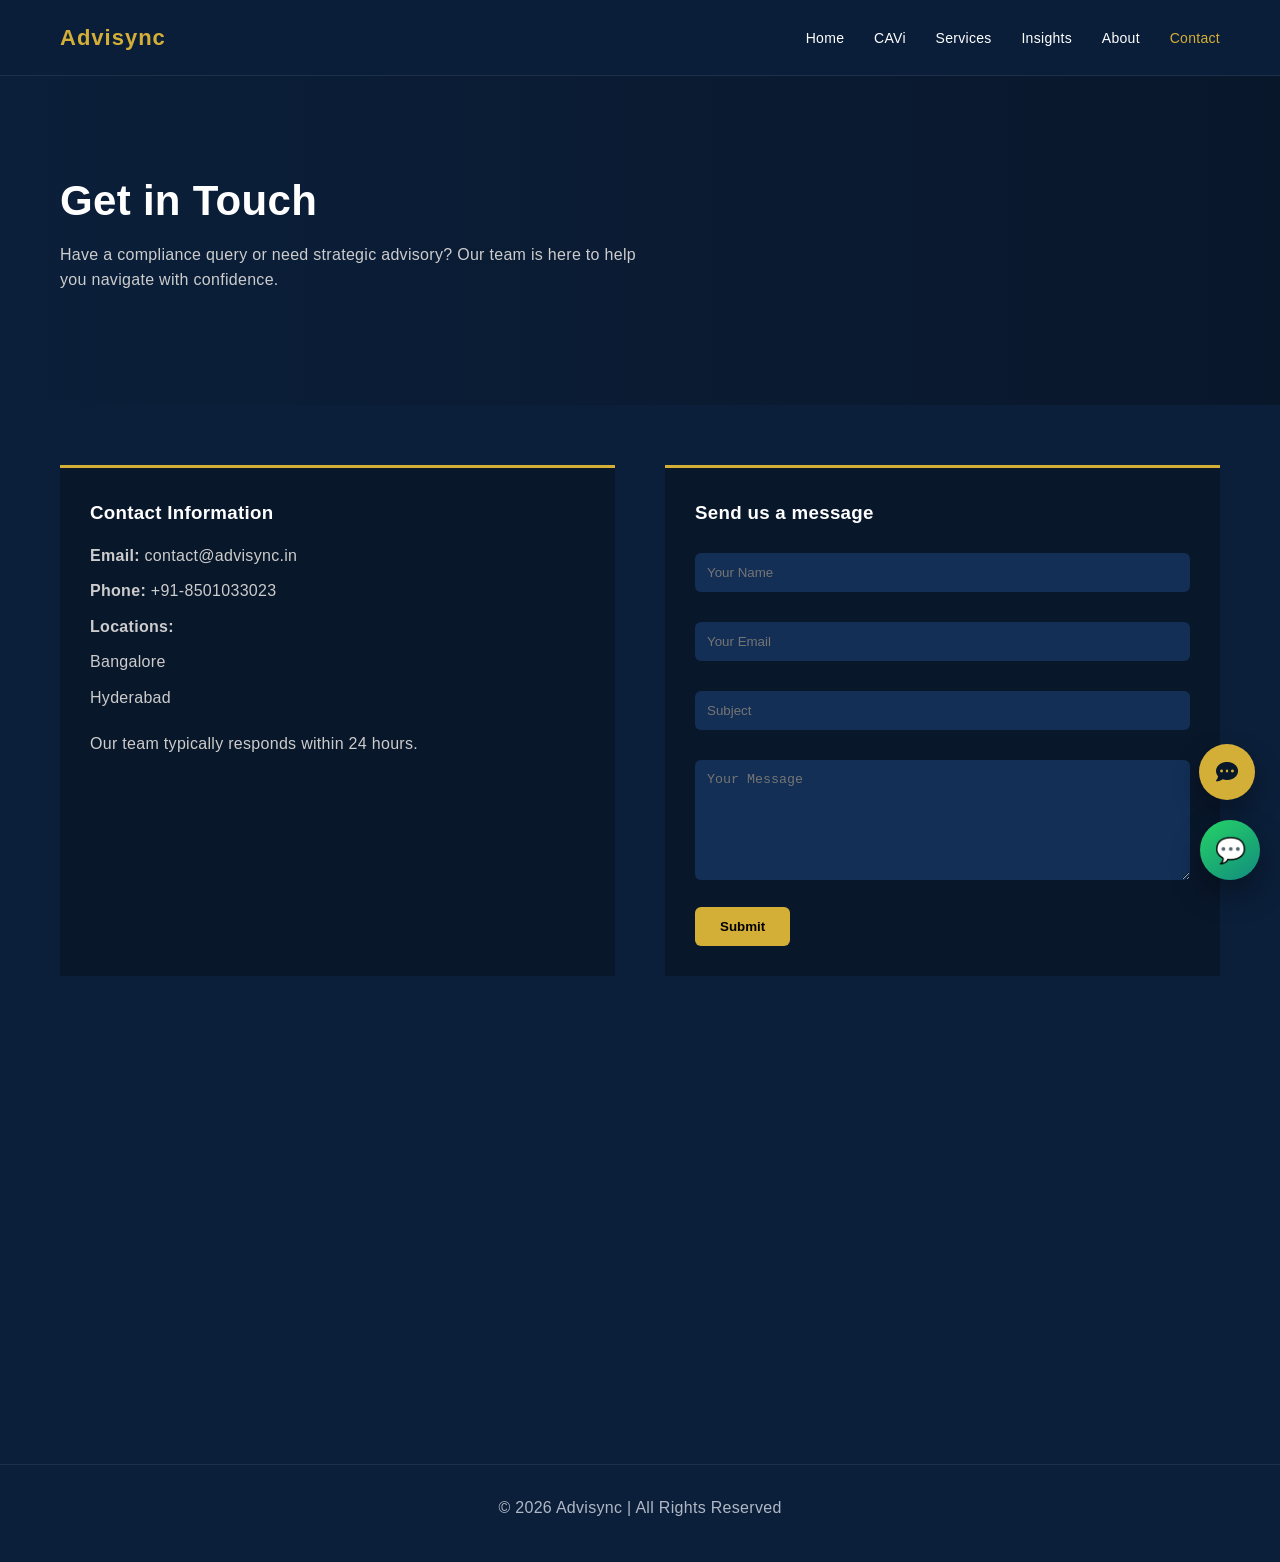
<file: contact.html>
<!DOCTYPE html>
<html lang="en">
<head>
    <meta charset="UTF-8">
    <meta name="viewport" content="width=device-width, initial-scale=1.0">
    <title>Contact | Advisync</title>

    <link rel="stylesheet" href="/styles.css">

    <style>
        .hero {
            padding: 100px 60px;
            background: linear-gradient(to right, #0B1F3A, #09172b);
        }

        .hero h1 {
            font-size: 42px;
        }

        .hero p {
            margin-top: 15px;
            color: #ccc;
            max-width: 600px;
        }

        .contact-container {
            display: grid;
            grid-template-columns: 1fr 1fr;
            gap: 50px;
            padding: 60px;
        }

        .contact-info {
            background: #09172b;
            padding: 30px;
            border-top: 3px solid #D4AF37;
        }

        .contact-info h3 {
            margin-bottom: 15px;
        }

        .contact-info p {
            margin-bottom: 10px;
            color: #ccc;
        }

        .form-box {
            background: #09172b;
            padding: 30px;
            border-top: 3px solid #D4AF37;
        }

        input, textarea {
            width: 100%;
            padding: 12px;
            margin-top: 10px;
            margin-bottom: 20px;
            border: none;
            outline: none;
        }

        textarea {
            height: 120px;
        }

        .btn {
            background: #D4AF37;
            color: black;
            padding: 12px 25px;
            border: none;
            cursor: pointer;
        }

        .map {
            padding: 60px;
        }

        iframe {
            width: 100%;
            height: 300px;
            border: 0;
        }

        @media(max-width: 768px){
            .contact-container {
                grid-template-columns: 1fr;
            }
        }

    </style>
    <link rel="stylesheet" href="https://cdnjs.cloudflare.com/ajax/libs/font-awesome/6.5.0/css/all.min.css">
</head>
<body>
    <div class="contact-widget">

    <div class="contact-options">
        <a href="https://wa.me/91XXXXXXXXXX" target="_blank" class="option whatsapp">
            <i class="fab fa-whatsapp"></i>
        </a>

        <a href="tel:+91XXXXXXXXXX" class="option call">
            <i class="fas fa-phone"></i>
        </a>

        <a href="mailto:contact@advisync.in" class="option email">
            <i class="fas fa-envelope"></i>
        </a>
    </div>

    <button class="main-btn" id="contactToggle">
        <i class="fas fa-comment-dots"></i>
    </button>

</div>
<header>
    <div class="logo">Advisync</div>
    <button type="button" class="nav-toggle" id="navToggle" aria-label="Toggle navigation" aria-expanded="false">☰</button>
    <nav>
        <a href="index.html">Home</a>
        <a href="cavi.html">CAVi</a>
        <a href="services.html">Services</a>
        <a href="insights.html">Insights</a>
        <a href="about.html">About</a>
        <a href="contact.html">Contact</a>
    </nav>
</header>

<!-- HERO -->
<section class="hero">
    <h1>Get in Touch</h1>
    <p>
        Have a compliance query or need strategic advisory? 
        Our team is here to help you navigate with confidence.
    </p>
</section>

<!-- CONTACT SECTION -->
<section class="contact-container">

    <!-- LEFT SIDE -->
    <div class="contact-info">
        <h3>Contact Information</h3>

        <p><strong>Email:</strong> contact@advisync.in</p>
        <p><strong>Phone:</strong> +91-8501033023</p>
        <p><strong>Locations:</strong></p>
        <p>Bangalore</p>
        <p>Hyderabad</p>

        <p style="margin-top:20px;">
            Our team typically responds within 24 hours.
        </p>
    </div>

    <!-- RIGHT SIDE FORM -->
    <div class="form-box">
        <h3>Send us a message</h3>

        <form>
            <input type="text" placeholder="Your Name" required>
            <input type="email" placeholder="Your Email" required>
            <input type="text" placeholder="Subject">
            <textarea placeholder="Your Message"></textarea>

            <button class="btn">Submit</button>
        </form>
    </div>

</section>

<!-- MAP -->
<section class="map">
    <iframe 
        src="https://maps.google.com/maps?q=bangalore&t=&z=13&ie=UTF8&iwloc=&output=embed">
    </iframe>
</section>

<footer>
    <p>© 2026 Advisync | All Rights Reserved</p>
</footer>

<script src="/script.js"></script>
</body>
</html>
</file>
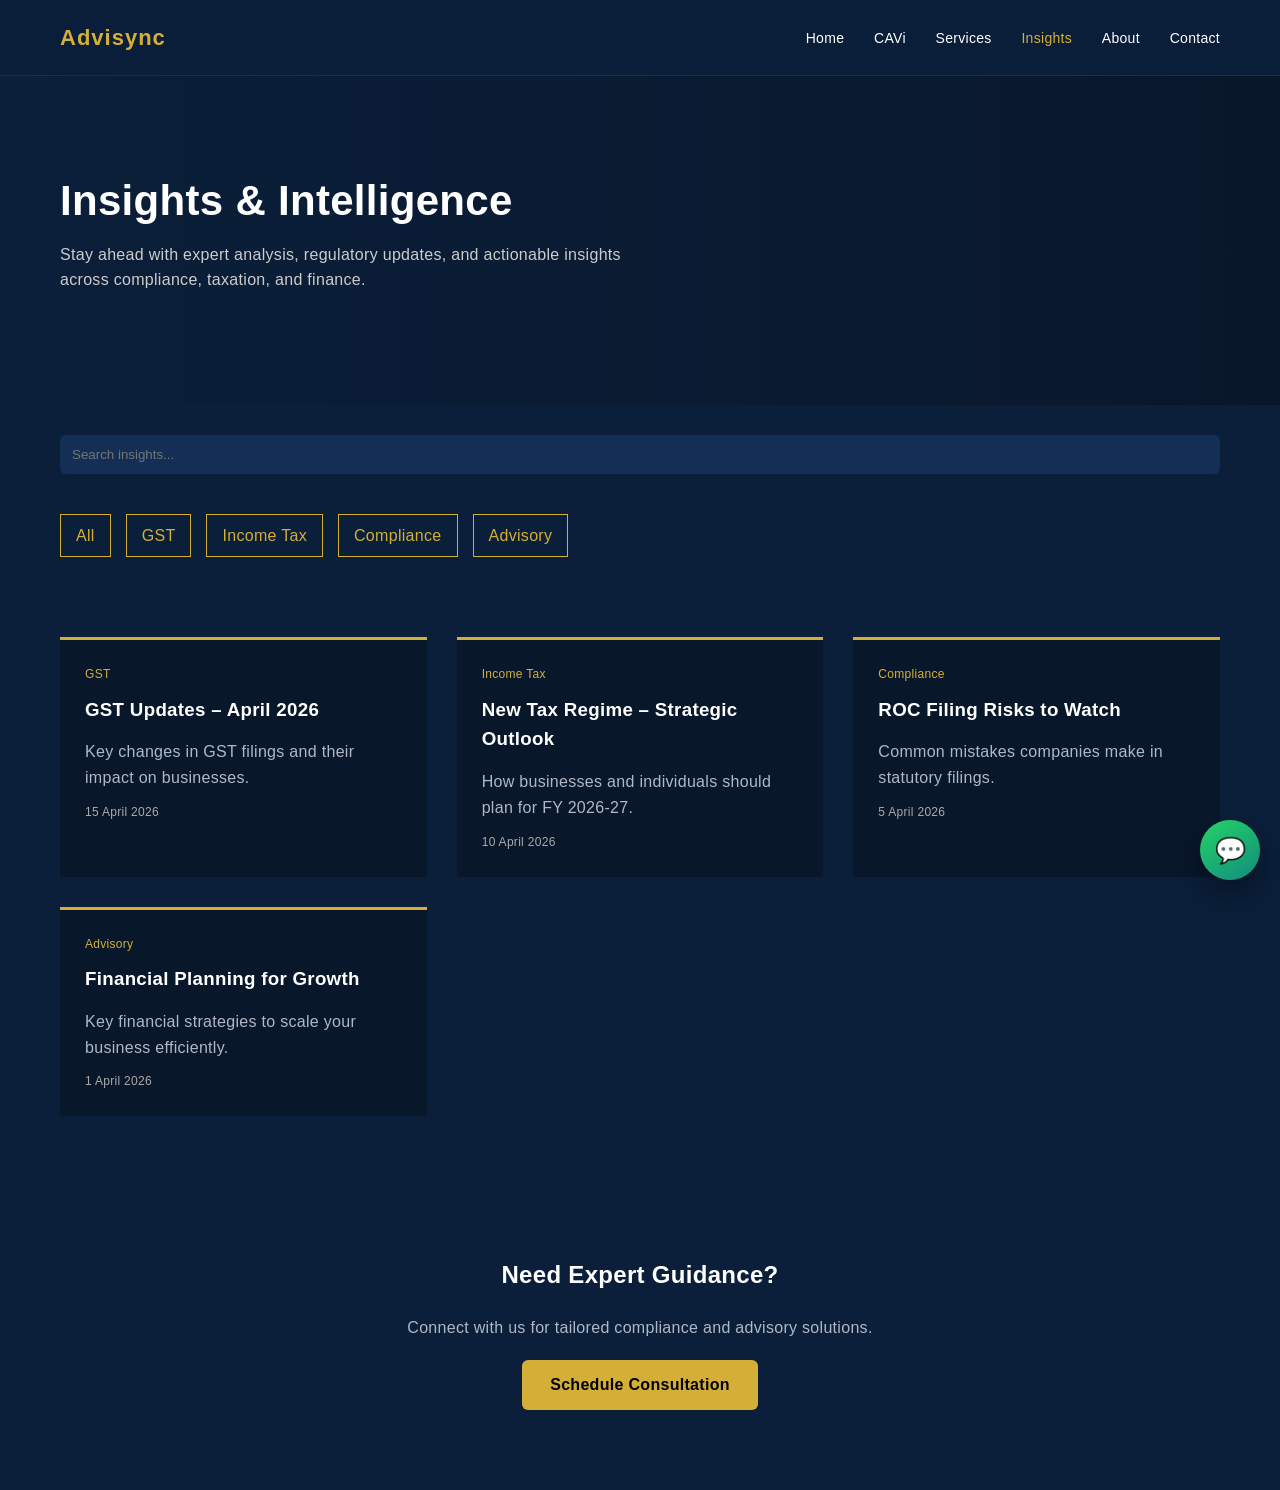
<file: insights.html>
<!DOCTYPE html>
<html lang="en">
<head>
    <meta charset="UTF-8">
    <meta name="viewport" content="width=device-width, initial-scale=1.0">
    <title>Insights | Advisync</title>

    <link rel="stylesheet" href="styles.css">

    <style>
        .hero {
            padding: 100px 60px;
            background: linear-gradient(to right, #0B1F3A, #09172b);
        }

        .hero h1 {
            font-size: 42px;
        }

        .hero p {
            margin-top: 15px;
            color: #ccc;
            max-width: 600px;
        }

        .filters {
            padding: 20px 60px;
            display: flex;
            gap: 15px;
            flex-wrap: wrap;
        }

        .filter-btn {
            padding: 8px 15px;
            border: 1px solid #D4AF37;
            color: #D4AF37;
            cursor: pointer;
        }

        .insights-container {
            padding: 60px;
            display: grid;
            grid-template-columns: repeat(auto-fit, minmax(320px, 1fr));
            gap: 30px;
        }

        .insight-card {
            background: #09172b;
            padding: 25px;
            border-top: 3px solid #D4AF37;
            transition: 0.3s;
        }

        .insight-card:hover {
            transform: translateY(-8px);
        }

        .tag {
            font-size: 12px;
            color: #D4AF37;
            margin-bottom: 10px;
        }

        .date {
            font-size: 12px;
            color: #aaa;
            margin-top: 10px;
        }

        .search-box {
            padding: 20px 60px;
        }

        .search-box input {
            width: 100%;
            padding: 12px;
        }

    </style>
</head>

<body>

<header>
    <div class="logo">Advisync</div>
    <button type="button" class="nav-toggle" id="navToggle" aria-label="Toggle navigation" aria-expanded="false">☰</button>
    <nav>
        <a href="index.html">Home</a>
        <a href="cavi.html">CAVi</a>
        <a href="services.html">Services</a>
        <a href="insights.html">Insights</a>
        <a href="about.html">About</a>
        <a href="contact.html">Contact</a>
    </nav>
</header>

<!-- HERO -->
<section class="hero">
    <h1>Insights & Intelligence</h1>
    <p>
        Stay ahead with expert analysis, regulatory updates, and actionable insights 
        across compliance, taxation, and finance.
    </p>
</section>

<!-- SEARCH -->
<div class="search-box">
    <input type="text" placeholder="Search insights...">
</div>

<!-- FILTERS -->
<div class="filters">
    <div class="filter-btn">All</div>
    <div class="filter-btn">GST</div>
    <div class="filter-btn">Income Tax</div>
    <div class="filter-btn">Compliance</div>
    <div class="filter-btn">Advisory</div>
</div>

<!-- INSIGHTS GRID -->
<section class="insights-container">

    <div class="insight-card fade-in">
        <div class="tag">GST</div>
        <h3>GST Updates – April 2026</h3>
        <p>Key changes in GST filings and their impact on businesses.</p>
        <div class="date">15 April 2026</div>
    </div>

    <div class="insight-card fade-in">
        <div class="tag">Income Tax</div>
        <h3>New Tax Regime – Strategic Outlook</h3>
        <p>How businesses and individuals should plan for FY 2026-27.</p>
        <div class="date">10 April 2026</div>
    </div>

    <div class="insight-card fade-in">
        <div class="tag">Compliance</div>
        <h3>ROC Filing Risks to Watch</h3>
        <p>Common mistakes companies make in statutory filings.</p>
        <div class="date">5 April 2026</div>
    </div>

    <div class="insight-card fade-in">
        <div class="tag">Advisory</div>
        <h3>Financial Planning for Growth</h3>
        <p>Key financial strategies to scale your business efficiently.</p>
        <div class="date">1 April 2026</div>
    </div>

</section>

<!-- CTA -->
<section class="section" style="text-align:center;">
    <h2>Need Expert Guidance?</h2>
    <p style="margin:20px 0;">
        Connect with us for tailored compliance and advisory solutions.
    </p>
    <a href="contact.html" class="btn">Schedule Consultation</a>
</section>

<script src="script.js"></script>
</body>
</html>
</file>
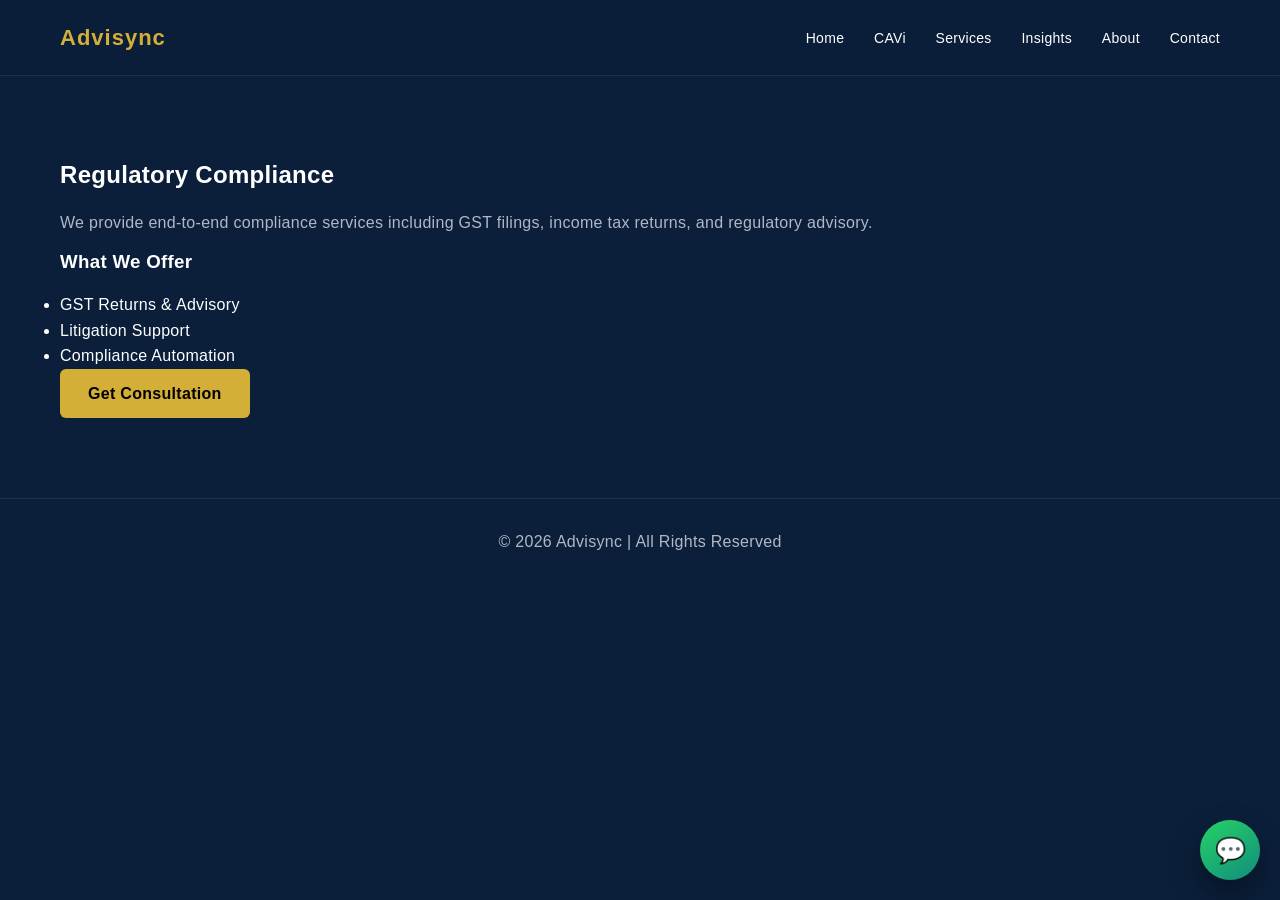
<file: service-detail.html>
<!DOCTYPE html>
<html lang="en">
<head>
    <meta charset="UTF-8">
    <meta name="viewport" content="width=device-width, initial-scale=1.0">
    <title>Regulatory Compliance | Advisync</title>
    <meta name="description" content="Explore Advisync regulatory compliance services, including GST filings, income tax returns, litigation support, and compliance automation.">
    <link rel="stylesheet" href="/styles.css">
</head>
<body>

<header>
    <div class="logo">Advisync</div>
    <button type="button" class="nav-toggle" id="navToggle" aria-label="Toggle navigation" aria-expanded="false">☰</button>
    <nav>
        <a href="index.html">Home</a>
        <a href="cavi.html">CAVi</a>
        <a href="services.html">Services</a>
        <a href="insights.html">Insights</a>
        <a href="about.html">About</a>
        <a href="contact.html">Contact</a>
    </nav>
</header>

<section class="section fade-in">
    <h1>Regulatory Compliance</h1>

    <p>
        We provide end-to-end compliance services including GST filings,
        income tax returns, and regulatory advisory.
    </p>

    <h3>What We Offer</h3>
    <ul>
        <li>GST Returns & Advisory</li>
        <li>Litigation Support</li>
        <li>Compliance Automation</li>
    </ul>

    <a href="contact.html" class="btn">Get Consultation</a>
</section>

<footer>
    <p>© 2026 Advisync | All Rights Reserved</p>
</footer>

<script src="/script.js"></script>
</body>
</html>
</file>
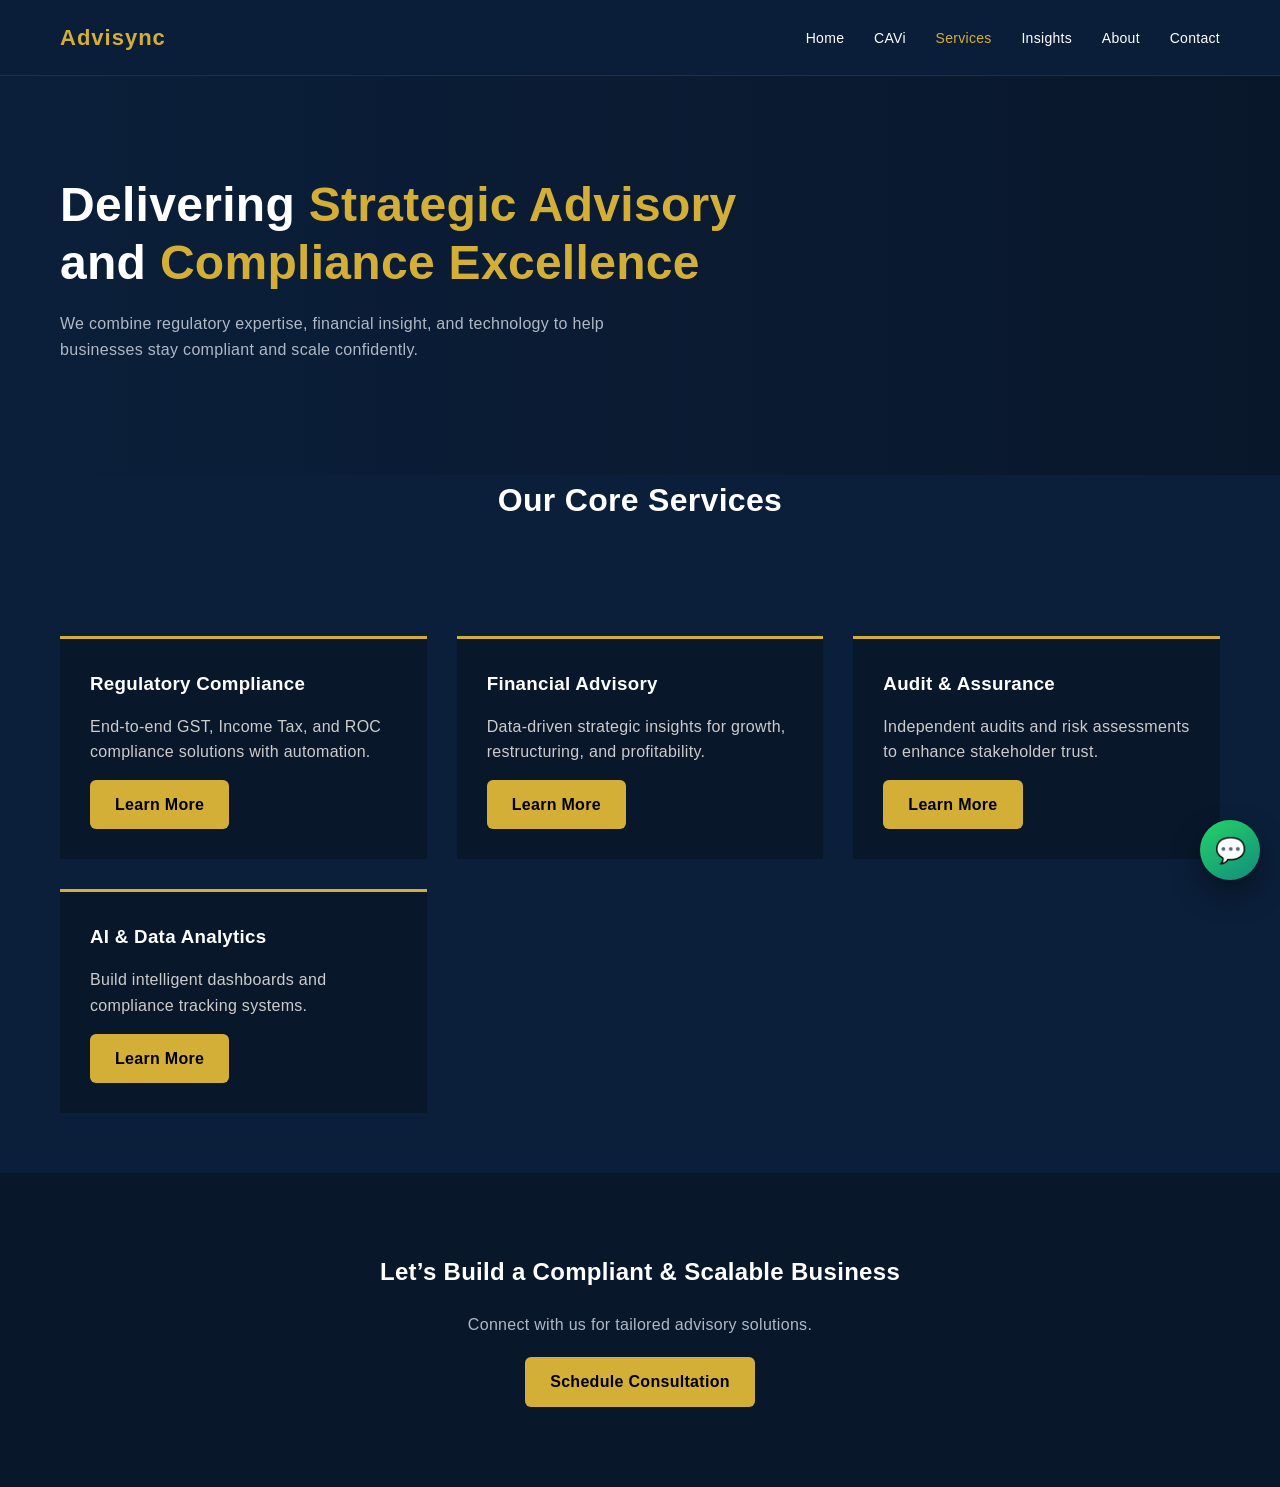
<file: services.html>
<!DOCTYPE html>
<html lang="en">
<head>
    <meta charset="UTF-8">
    <meta name="viewport" content="width=device-width, initial-scale=1.0">
    <title>Services | Advisync</title>

    <link rel="stylesheet" href="/styles.css">

    <style>
        .hero {
            padding: 100px 60px;
            background: linear-gradient(to right, #0B1F3A, #09172b);
        }

        .hero h1 {
            font-size: 48px;
            max-width: 700px;
        }

        .hero span {
            color: #D4AF37;
        }

        .section-title {
            text-align: center;
            margin-bottom: 50px;
            font-size: 32px;
        }

        .service-container {
            display: grid;
            grid-template-columns: repeat(auto-fit, minmax(300px, 1fr));
            gap: 30px;
            padding: 60px;
        }

        .service-card {
            background: #09172b;
            padding: 30px;
            border-top: 3px solid #D4AF37;
            transition: 0.3s;
        }

        .service-card:hover {
            transform: translateY(-8px);
        }

        .service-card h3 {
            margin-bottom: 15px;
        }

        .service-card p {
            color: #ccc;
            margin-bottom: 15px;
        }

        .cta-section {
            padding: 80px 60px;
            text-align: center;
            background: #09172b;
        }

        .btn {
            background: #D4AF37;
            color: black;
            padding: 12px 25px;
            text-decoration: none;
            font-weight: bold;
        }

    </style>
</head>

<body>

<header>
    <div class="logo">Advisync</div>
    <button type="button" class="nav-toggle" id="navToggle" aria-label="Toggle navigation" aria-expanded="false">☰</button>
    <nav>
        <a href="index.html">Home</a>
        <a href="cavi.html">CAVi</a>
        <a href="services.html">Services</a>
        <a href="insights.html">Insights</a>
        <a href="about.html">About</a>
        <a href="contact.html">Contact</a>
    </nav>
</header>

<!-- HERO -->
<section class="hero">
    <h1>
        Delivering <span>Strategic Advisory</span> and 
        <span>Compliance Excellence</span>
    </h1>
    <p style="margin-top:20px; max-width:600px;">
        We combine regulatory expertise, financial insight, and technology 
        to help businesses stay compliant and scale confidently.
    </p>
</section>

<!-- SERVICES -->
<h2 class="section-title">Our Core Services</h2>

<section class="service-container">

    <div class="service-card">
        <h3>Regulatory Compliance</h3>
        <p>End-to-end GST, Income Tax, and ROC compliance solutions with automation.</p>
        <a href="service-detail.html" class="btn">Learn More</a>
    </div>

    <div class="service-card">
        <h3>Financial Advisory</h3>
        <p>Data-driven strategic insights for growth, restructuring, and profitability.</p>
        <a href="service-detail.html" class="btn">Learn More</a>
    </div>

    <div class="service-card">
        <h3>Audit & Assurance</h3>
        <p>Independent audits and risk assessments to enhance stakeholder trust.</p>
        <a href="service-detail.html" class="btn">Learn More</a>
    </div>

    <div class="service-card">
        <h3>AI & Data Analytics</h3>
        <p>Build intelligent dashboards and compliance tracking systems.</p>
        <a href="service-detail.html" class="btn">Learn More</a>
    </div>

</section>

<!-- CTA -->
<section class="cta-section">
    <h2>Let’s Build a Compliant & Scalable Business</h2>
    <p style="margin:20px 0;">Connect with us for tailored advisory solutions.</p>
    <a href="contact.html" class="btn">Schedule Consultation</a>
</section>
<div class="chatbot-container">
    <div class="chatbot-box" id="chatbox" aria-live="polite">
        <div class="chat-header">
            <div class="chat-profile">
                <div class="chat-avatar" aria-hidden="true">A</div>
                <div>
                    <span>CAVi - Your Virtual Assistant</span>
                    <small>Online • typically replies instantly</small>
                </div>
            </div>
            <button type="button" class="chat-close" onclick="toggleChat()" aria-label="Close chat">×</button>
        </div>

        <div class="chat-body" id="chatBody">
            <div class="bot-message">Hi 👋 I’m your CAVi - Your Virtual Assistant. How can I help you today?</div>
        </div>

        <div class="chat-input">
            <input type="text" id="userInput" placeholder="Type a message" aria-label="Type your message to CAVi - Your Virtual Assistant">
            <button type="button" onclick="sendMessage()" aria-label="Send message">➤</button>
        </div>
    </div>

    <button type="button" class="chat-launcher" onclick="toggleChat()" aria-label="Open CAVi - Your Virtual Assistant chat">
        💬
    </button>
</div>
<script src="/script.js"></script>
</body>
</html>
</file>
<file: styles.css>
/* =========================
   DESIGN SYSTEM (PREMIUM)
========================= */

:root {
    --navy: #0B1F3A;
    --navy-light: #2f4f78;
    --silver: #c0c7d1;
    --silver-soft: #e2e6ec;
    --gold: #D4AF37;
    --gold-soft: #e6c76a;
    --text: #ffffff;
    --text-muted: #b0b8c5;
    --bg-dark: #09172b;
}

/* =========================
   RESET & BASE
========================= */

* {
    margin: 0;
    padding: 0;
    box-sizing: border-box;
}

body {
    font-family: 'Inter', 'Segoe UI', sans-serif;
    background: var(--navy);
    color: var(--text);
    line-height: 1.6;
    letter-spacing: 0.3px;
}

/* =========================
   TYPOGRAPHY
========================= */

h1, h2, h3 {
    font-weight: 600;
    margin-bottom: 15px;
}

p {
    color: var(--text-muted);
    margin-bottom: 12px;
}

/* =========================
   HEADER (STICKY)
========================= */

header {
    display: flex;
    justify-content: space-between;
    align-items: center;
    padding: 20px 60px;

    position: sticky;
    top: 0;
    z-index: 10000;
    isolation: isolate;

    background: rgba(11, 31, 58, 0.95);
    backdrop-filter: blur(8px);

    border-bottom: 1px solid rgba(255,255,255,0.08);
    transition: all 0.3s ease;
}

.logo {
    font-size: 22px;
    font-weight: 700;
    color: var(--gold);
    letter-spacing: 1px;
}

.nav-toggle {
    display: none;
    border: 1px solid rgba(212, 175, 55, 0.55);
    color: var(--gold);
    background: rgba(9, 23, 43, 0.6);
    border-radius: 8px;
    font-size: 22px;
    line-height: 1;
    padding: 6px 10px;
    cursor: pointer;
    transition: background 0.25s ease, transform 0.25s ease;
}

.nav-toggle[aria-expanded="true"] {
    background: rgba(212, 175, 55, 0.18);
    transform: rotate(90deg);
}

/* NAV */

nav a {
    color: var(--text);
    margin-left: 25px;
    text-decoration: none;
    font-size: 14px;
    position: relative;
    transition: 0.3s;
}

nav a::after {
    content: "";
    position: absolute;
    bottom: -5px;
    left: 0;
    width: 0%;
    height: 2px;
    background: var(--gold);
    transition: 0.3s;
}

nav a:hover {
    color: var(--gold);
}

nav a:hover::after {
    width: 100%;
}

/* =========================
   SECTIONS
========================= */

.section {
    padding: 80px 60px;
}

.section-title {
    text-align: center;
    font-size: 32px;
    margin-bottom: 50px;
}

/* =========================
   HERO
========================= */

.hero {
    padding: 120px 60px;
    background: linear-gradient(135deg, #0B1F3A, #132f55);
}

.hero h1 {
    font-size: 52px;
    max-width: 750px;
    line-height: 1.2;
}

.hero span {
    color: var(--gold);
}

.hero p {
    max-width: 600px;
    margin-top: 20px;
}


.hero-buttons {
    margin-top: 30px;
    display: flex;
    flex-wrap: wrap;
    align-items: center;
    gap: 14px;
}

.trust-pills {
    display: flex;
    flex-wrap: wrap;
    gap: 10px;
    width: 100%;
    margin-top: 6px;
}

.trust-pills span {
    font-size: 12px;
    color: var(--silver-soft);
    border: 1px solid rgba(255,255,255,0.2);
    border-radius: 999px;
    padding: 6px 12px;
    background: rgba(255,255,255,0.04);
}

.section-dark {
    background: var(--bg-dark);
}

.cta {
    text-align: center;
    padding: 80px 60px;
}

.value-grid {
    display: grid;
    gap: 20px;
    grid-template-columns: repeat(auto-fit, minmax(260px, 1fr));
}

.value-item {
    padding: 24px;
    border: 1px solid rgba(212,175,55,0.25);
    border-radius: 12px;
    background: rgba(9,23,43,0.45);
}

/* =========================
   BUTTONS
========================= */

.btn {
    display: inline-block;
    background: var(--gold);
    color: black;
    padding: 12px 28px;
    border-radius: 6px;
    font-weight: 600;
    text-decoration: none;
    transition: all 0.3s ease;
}

.btn:hover {
    background: var(--gold-soft);
    transform: translateY(-2px);
}

.btn-outline {
    border: 1px solid var(--gold);
    color: var(--gold);
    padding: 12px 25px;
    border-radius: 6px;
    text-decoration: none;
    transition: 0.3s;
}

.btn-outline:hover {
    background: var(--gold);
    color: black;
}

/* =========================
   GRID SYSTEM
========================= */

.grid {
    display: grid;
    gap: 30px;
}

.grid-3 {
    display: grid;
    grid-template-columns: repeat(auto-fit, minmax(280px, 1fr));
}

/* =========================
   CARDS (PREMIUM LOOK)
========================= */

.card {
    background: linear-gradient(145deg, #2f4f78, #c0c7d1);
    padding: 30px;
    border-radius: 10px;
    border: 1px solid rgba(226,230,236,0.45);

    transition: all 0.3s ease;
}


.card h3 {
    color: #0b1f3a;
}

.card p {
    color: #1f3350;
}

.card:hover {
    transform: translateY(-8px);
    border-color: rgba(212, 175, 55, 0.3);
    box-shadow: 0 10px 25px rgba(0,0,0,0.4);
}

.capability-card {
    position: relative;
}

.card-cta {
    display: inline-flex;
    margin-top: 8px;
    color: var(--navy);
    font-weight: 700;
    text-decoration: none;
}

.card-cta::after {
    content: "";
    position: absolute;
    inset: 0;
    border-radius: 10px;
}

.card-cta:hover {
    color: #000000;
}

.card-cta:focus-visible {
    outline: none;
}

.card-cta:focus-visible::after {
    outline: 3px solid var(--gold);
    outline-offset: 4px;
}

/* =========================
   STATS
========================= */

.stats {
    display: flex;
    justify-content: space-around;
    text-align: center;
    padding: 60px;
    background: linear-gradient(145deg, #243f62, #b9c2cd);
}

.stats h2 {
    color: var(--gold);
}

/* =========================
   FORMS
========================= */

input, textarea {
    width: 100%;
    padding: 12px;
    margin-top: 10px;
    border-radius: 6px;
    border: none;
    outline: none;
    background: #132f55;
    color: white;
}

textarea {
    height: 120px;
}

/* =========================
   FOOTER
========================= */

footer {
    text-align: center;
    padding: 30px;
    border-top: 1px solid rgba(255,255,255,0.08);
    color: var(--text-muted);
}

/* =========================
   CHATBOT
========================= */

.chatbot-container {
    position: fixed;
    right: 20px;
    bottom: 20px;
    z-index: 1100;
    font-family: 'Inter', 'Segoe UI', sans-serif;
}

.chat-launcher {
    display: grid;
    place-items: center;
    border: none;
    width: 60px;
    height: 60px;
    margin-left: auto;
    border-radius: 50%;
    background: linear-gradient(145deg, #25d366, #128c7e);
    color: #ffffff;
    box-shadow: 0 14px 30px rgba(0, 0, 0, 0.38);
    cursor: pointer;
    font-size: 25px;
    transition: transform 0.2s ease, box-shadow 0.2s ease;
}

.chat-launcher:hover {
    transform: translateY(-2px) scale(1.03);
    box-shadow: 0 18px 36px rgba(0, 0, 0, 0.45);
}

.chatbot-box {
    display: flex;
    flex-direction: column;
    width: min(370px, calc(100vw - 40px));
    height: min(560px, calc(100vh - 120px));
    margin-bottom: 14px;
    overflow: hidden;
    border: 1px solid rgba(255, 255, 255, 0.18);
    border-radius: 18px;
    background: #efe7dd;
    box-shadow: 0 24px 55px rgba(0, 0, 0, 0.48);
    opacity: 0;
    transform: translateY(18px) scale(0.96);
    pointer-events: none;
    visibility: hidden;
    transition: opacity 0.22s ease, transform 0.22s ease, visibility 0.22s ease;
}

.chatbot-box.is-open {
    opacity: 1;
    transform: translateY(0) scale(1);
    pointer-events: auto;
    visibility: visible;
}

.chat-header {
    display: flex;
    justify-content: space-between;
    align-items: center;
    padding: 12px 14px;
    background: #075e54;
    color: #ffffff;
}

.chat-profile {
    display: flex;
    align-items: center;
    gap: 10px;
}

.chat-avatar {
    display: grid;
    place-items: center;
    width: 38px;
    height: 38px;
    border-radius: 50%;
    background: linear-gradient(145deg, var(--gold), var(--gold-soft));
    color: #10253e;
    font-weight: 800;
}

.chat-profile span {
    display: block;
    font-size: 15px;
    font-weight: 700;
    line-height: 1.2;
}

.chat-profile small {
    display: block;
    color: rgba(255, 255, 255, 0.76);
    font-size: 11px;
    line-height: 1.2;
    margin-top: 3px;
}

.chat-header button {
    border: none;
    background: transparent;
    color: #ffffff;
    font-size: 25px;
    line-height: 1;
    cursor: pointer;
}

.chat-body {
    position: relative;
    flex: 1;
    padding: 18px 14px;
    overflow-y: auto;
    background:
        radial-gradient(circle at 10% 20%, rgba(255,255,255,0.32) 0 1px, transparent 1px),
        radial-gradient(circle at 80% 30%, rgba(255,255,255,0.26) 0 1px, transparent 1px),
        #e6ddd4;
    background-size: 34px 34px;
}

.user-message,
.bot-message {
    position: relative;
    width: fit-content;
    max-width: 82%;
    padding: 9px 12px;
    margin-bottom: 10px;
    border-radius: 10px;
    color: #111b21;
    font-size: 14px;
    line-height: 1.42;
    box-shadow: 0 1px 1px rgba(0, 0, 0, 0.13);
    white-space: pre-wrap;
    word-break: break-word;
}

.bot-message {
    margin-right: auto;
    border-top-left-radius: 3px;
    background: #ffffff;
}

.user-message {
    margin-left: auto;
    border-top-right-radius: 3px;
    background: #dcf8c6;
}

.bot-message.is-thinking {
    color: #5f6b72;
    font-style: italic;
}

.chat-input {
    display: flex;
    align-items: center;
    gap: 9px;
    padding: 10px;
    background: #f0f2f5;
}

.chat-input input {
    width: 100%;
    margin-top: 0;
    border: none;
    border-radius: 999px;
    background: #ffffff;
    color: #111b21;
    padding: 12px 15px;
    font-size: 14px;
}

.chat-input input::placeholder {
    color: #667781;
}

.chat-input input:disabled {
    opacity: 0.65;
}

.chat-input button {
    display: grid;
    place-items: center;
    flex: 0 0 44px;
    width: 44px;
    height: 44px;
    border: none;
    border-radius: 50%;
    background: #128c7e;
    color: #ffffff;
    cursor: pointer;
    font-size: 18px;
    font-weight: 700;
}

.chat-input button:hover {
    background: #075e54;
}

/* =========================
   ANIMATIONS
========================= */

.fade-in {
    opacity: 0;
    transform: translateY(30px);
    transition: all 0.8s ease;
}

.fade-in.show {
    opacity: 1;
    transform: translateY(0);
}

/* =========================
   CONTACT WIDGET
========================= */

.contact-widget {
    position: fixed;
    right: 25px;
    bottom: 100px;
    z-index: 1090;
    display: grid;
    justify-items: end;
    gap: 12px;
}

.contact-options {
    display: grid;
    gap: 10px;
    opacity: 0;
    visibility: hidden;
    transform: translateY(12px);
    pointer-events: none;
    transition: opacity 0.2s ease, transform 0.2s ease, visibility 0.2s ease;
}

.contact-options.show {
    opacity: 1;
    visibility: visible;
    transform: translateY(0);
    pointer-events: auto;
}

.contact-widget .option,
.main-btn {
    display: grid;
    place-items: center;
    width: 56px;
    height: 56px;
    border-radius: 50%;
    border: none;
    color: #ffffff;
    text-decoration: none;
    box-shadow: 0 12px 26px rgba(0, 0, 0, 0.34);
    cursor: pointer;
}

.contact-widget .option {
    font-size: 22px;
}

.contact-widget .whatsapp {
    background: #25d366;
}

.contact-widget .call {
    background: #128c7e;
}

.contact-widget .email {
    background: #d44638;
}

.main-btn {
    background: var(--gold);
    color: #09172b;
    font-size: 22px;
}

/* =========================
   RESPONSIVE
========================= */

@media(max-width:768px) {

    header {
        padding: 15px 20px;
        position: sticky;
    }

    .nav-toggle {
        display: inline-flex;
        align-items: center;
        justify-content: center;
    }

    header nav {
        position: fixed;
        top: 69px;
        left: 0;
        right: 0;
        z-index: 10001;
        display: flex;
        flex-direction: column;
        gap: 2px;
        max-height: calc(100dvh - 69px);
        padding: 12px 16px 16px;
        overflow-y: auto;
        background: rgba(9, 23, 43, 0.98);
        border-bottom: 1px solid rgba(255,255,255,0.08);
        box-shadow: 0 18px 40px rgba(0, 0, 0, 0.35);
        opacity: 0;
        visibility: hidden;
        transform: translate3d(0, -16px, 0);
        pointer-events: none;
        backdrop-filter: blur(10px);
        -webkit-backdrop-filter: blur(10px);
        transition: opacity 0.28s ease, transform 0.28s ease, visibility 0.28s ease;
    }

    header nav a {
        margin-left: 0;
        padding: 10px 8px;
        border-radius: 6px;
        font-size: 15px;
    }

    header nav a:hover {
        background: rgba(212, 175, 55, 0.1);
    }

    header nav.is-open {
        opacity: 1;
        visibility: visible;
        transform: translate3d(0, 0, 0);
        pointer-events: auto;
    }

    body.mobile-nav-open {
        overflow-x: hidden;
    }

    .section {
        padding: 50px 20px;
    }

    .hero {
        padding: 80px 20px;
    }

    .hero h1 {
        font-size: 32px;
    }

    .hero-buttons {
        display: grid;
        gap: 12px;
    }

    .trust-pills span {
        width: 100%;
        text-align: center;
    }

    .btn,
    .btn-outline {
        width: 100%;
        margin-left: 0;
        text-align: center;
    }

    .stats {
        flex-direction: column;
        gap: 20px;
        padding: 38px 20px;
    }

    .chatbot-container {
        left: 12px;
        right: 12px;
        bottom: 12px;
    }

    .chatbot-box {
        width: 100%;
        max-height: 68vh;
    }

    .chat-launcher {
        margin-left: auto;
        display: block;
    }

    .contact-widget {
        right: 16px;
        bottom: 84px;
    }
}
.cavi-fab{
  position: fixed;
  right: 18px;
  bottom: 18px;
  width: 56px;
  height: 56px;
  border-radius: 999px;
  border: 0;
  cursor: pointer;
  font-size: 20px;
  box-shadow: 0 12px 30px rgba(0,0,0,.25);
  z-index: 9999;
}

.cavi-panel{
  position: fixed;
  right: 18px;
  bottom: 86px;
  width: 360px;
  max-width: calc(100vw - 36px);
  height: 520px;
  max-height: calc(100vh - 120px);
  background: rgba(255,255,255,.95);
  border: 1px solid rgba(0,0,0,.08);
  border-radius: 16px;
  box-shadow: 0 18px 60px rgba(0,0,0,.25);
  display: none;
  flex-direction: column;
  overflow: hidden;
  z-index: 9999;
  backdrop-filter: blur(10px);
}

.cavi-panel.open{ display:flex; }

.cavi-header{
  display:flex;
  justify-content: space-between;
  align-items:center;
  padding: 12px 12px;
  border-bottom: 1px solid rgba(0,0,0,.08);
}

.cavi-title{ display:flex; align-items:center; gap:10px; }
.cavi-dot{
  width:10px; height:10px; border-radius:999px;
  background: #19c37d;
  box-shadow: 0 0 0 4px rgba(25,195,125,.15);
}
.cavi-name{ font-weight: 700; }
.cavi-sub{ font-size: 12px; opacity: .7; }

.cavi-actions{ display:flex; gap:8px; }
.cavi-icon-btn{
  border: 1px solid rgba(0,0,0,.10);
  background: transparent;
  border-radius: 10px;
  padding: 6px 10px;
  cursor: pointer;
}

.cavi-chat{
  padding: 12px;
  overflow-y: auto;
  flex: 1;
  display:flex;
  flex-direction: column;
  gap: 10px;
}

.cavi-msg{
  max-width: 85%;
  padding: 10px 12px;
  border-radius: 14px;
  border: 1px solid rgba(0,0,0,.08);
  line-height: 1.35;
  white-space: pre-wrap;
  word-break: break-word;
}

.cavi-user{
  align-self: flex-end;
  background: rgba(0,0,0,.06);
}

.cavi-bot{
  align-self: flex-start;
  background: rgba(255,255,255,1);
}

.cavi-suggestions{
  display:flex;
  gap:8px;
  flex-wrap: wrap;
  padding: 10px 12px;
  border-top: 1px solid rgba(0,0,0,.06);
  border-bottom: 1px solid rgba(0,0,0,.06);
}

.cavi-chip{
  border: 1px solid rgba(0,0,0,.10);
  background: transparent;
  border-radius: 999px;
  padding: 6px 10px;
  cursor: pointer;
  font-size: 12px;
}

.cavi-inputbar{
  display:flex;
  gap:8px;
  padding: 10px 12px;
}

.cavi-input{
  flex:1;
  padding: 10px 12px;
  border-radius: 12px;
  border: 1px solid rgba(0,0,0,.12);
  outline: none;
}

.cavi-send{
  padding: 10px 14px;
  border-radius: 12px;
  border: 0;
  cursor: pointer;
  box-shadow: 0 10px 24px rgba(0,0,0,.18);
}

.cavi-footer{
  padding: 8px 12px 12px 12px;
  font-size: 11px;
  opacity: .7;
}

@media (max-width: 480px){
  .cavi-panel{
    right: 10px;
    bottom: 76px;
    width: calc(100vw - 20px);
    height: min(70vh, 560px);
  }
}
</file>
